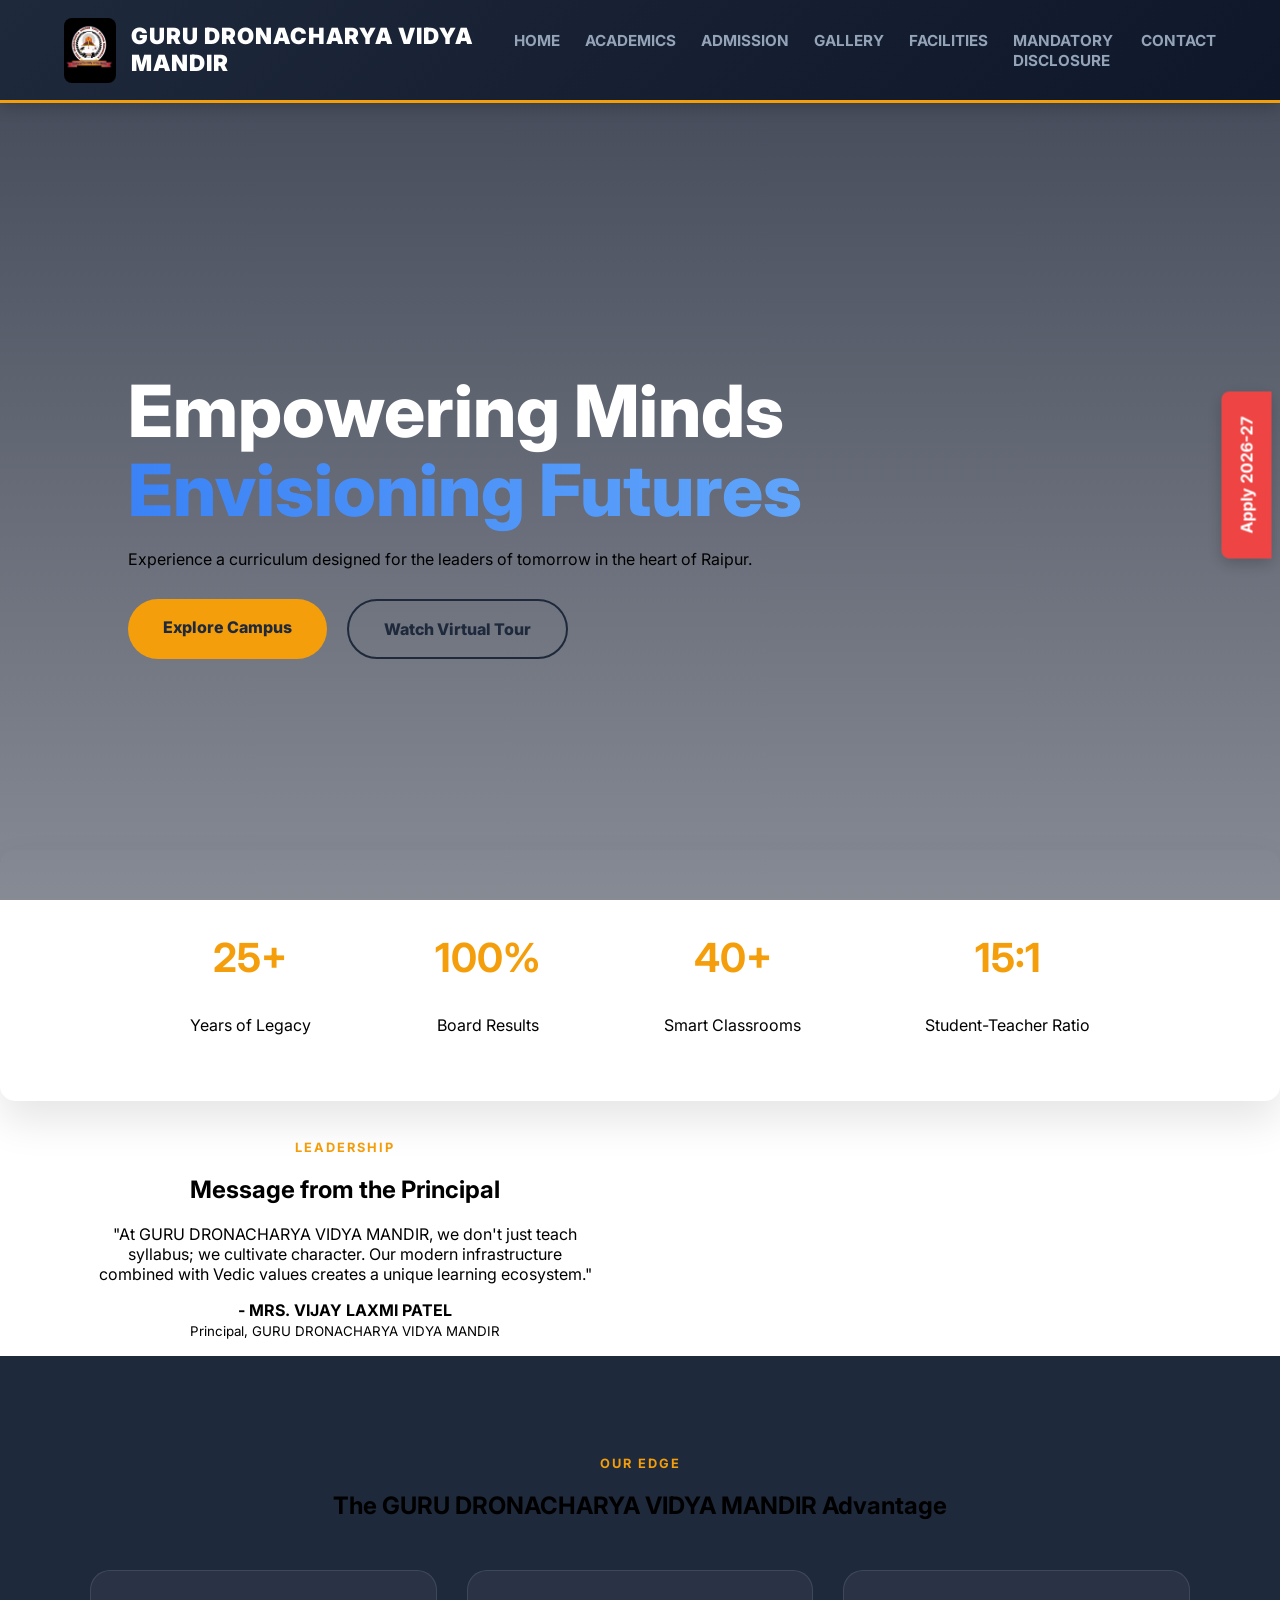
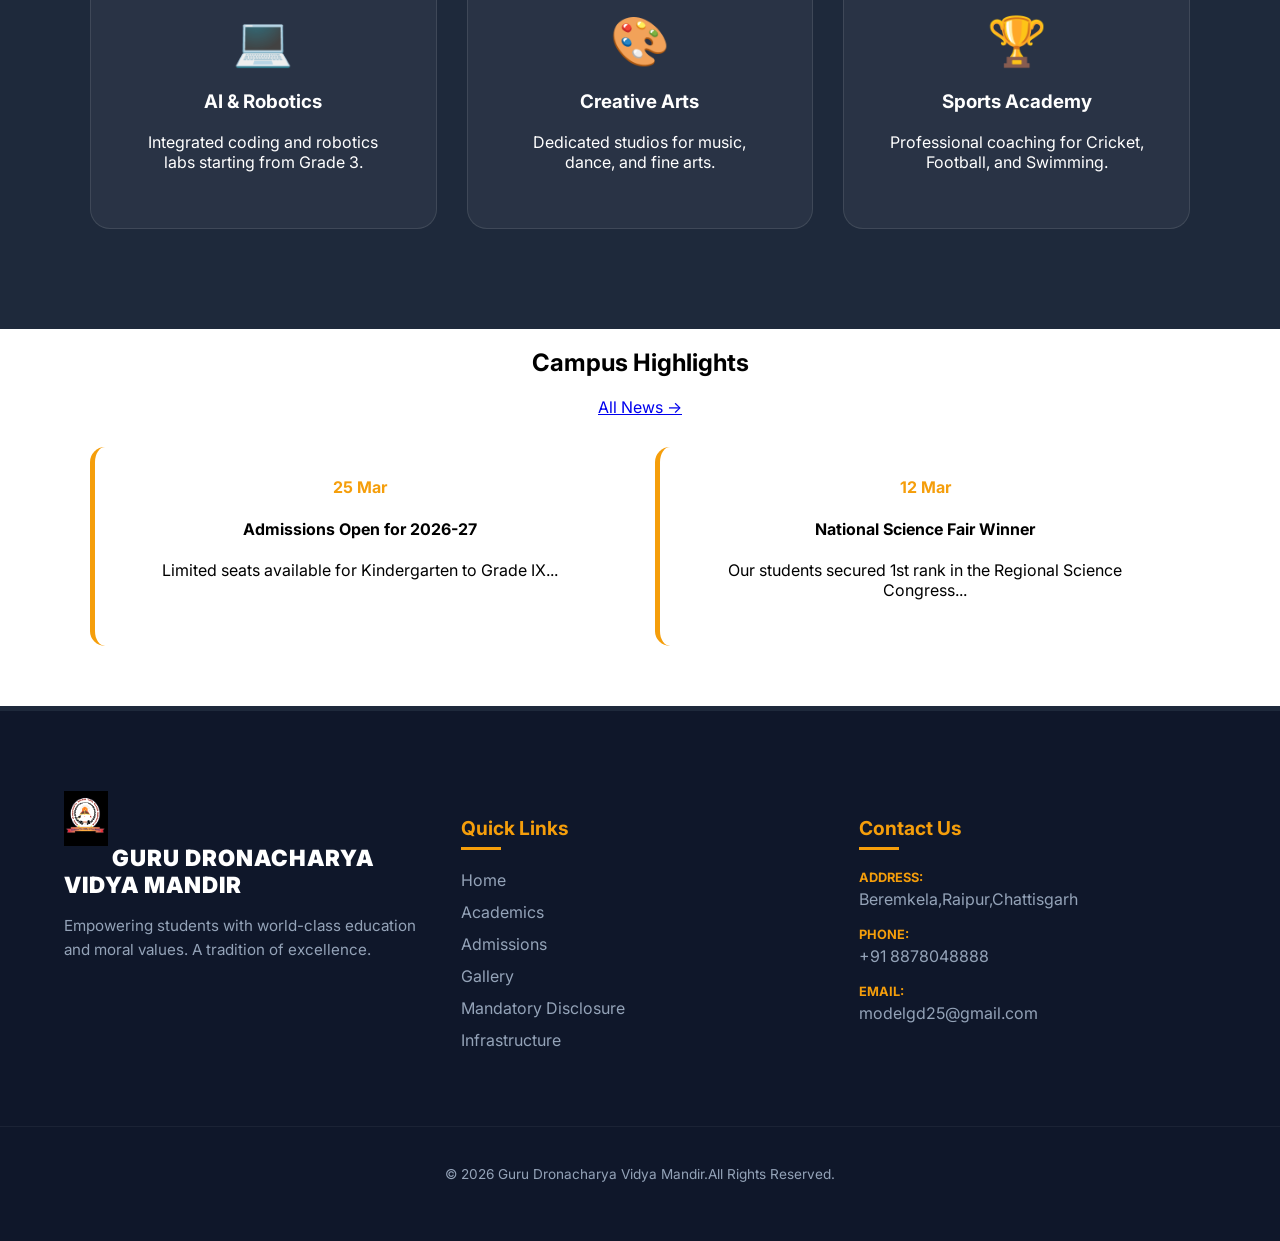
<file: index.html>
<!DOCTYPE html>
<html lang="en">
<head>
    <meta charset="UTF-8">
    <meta name="viewport" content="width=device-width, initial-scale=1.0">
    <title>GURU DRONACHARYA VIDYA MANDIR | Excellence in Education</title>
    <link rel="stylesheet" href="style.css">
    <link href="https://fonts.googleapis.com/css2?family=Inter:wght@300;400;600;800&display=swap" rel="stylesheet">
</head>
<body>

    <div id="header-placeholder"></div>

    <a href="admission.html" class="floating-apply">Apply 2026-27</a>

    <main>
        <section class="hero-premium">
            <div class="hero-overlay">
                
                <h1>Empowering Minds <br><span class="text-gradient">Envisioning Futures</span></h1>
                <p>Experience a curriculum designed for the leaders of tomorrow in the heart of Raipur.</p>
                <div class="hero-btns">
                    <a href="#about" class="btn-primary">Explore Campus</a>
                    <a href="gallery.html" class="btn-outline">Watch Virtual Tour</a>
                </div>
            </div>
        </section>

        <section class="stats-bar">
            <div class="stat-item"><h2>25+</h2><p>Years of Legacy</p></div>
            <div class="stat-item"><h2>100%</h2><p>Board Results</p></div>
            <div class="stat-item"><h2>40+</h2><p>Smart Classrooms</p></div>
            <div class="stat-item"><h2>15:1</h2><p>Student-Teacher Ratio</p></div>
        </section>
        <br>
        <section class="principal-section container" id="about" style="text-align: center;">
            <!-- <div class="p-image-box">
                <img src="https://images.unsplash.com/photo-1573496359142-b8d87734a5a2?q=80&w=600" alt="Principal">
                <div class="p-experience-card">20+ Years Excellence</div>
            </div> -->
            <div class="p-content" >
               <h3> <span class="eyebrow">Leadership</span></h3>
                <h2>Message from the Principal</h2>
                <p>"At GURU DRONACHARYA VIDYA MANDIR, we don't just teach syllabus; we cultivate character. Our modern infrastructure combined with Vedic values creates a unique learning ecosystem."</p>
                <p><strong>- MRS. VIJAY LAXMI PATEL</strong> <br><small>Principal, GURU DRONACHARYA VIDYA MANDIR</small></p>
            </div>
        </section>

        <section class="why-us bg-dark">
            <div class="container">
                <div class="section-title">
                    <span class="eyebrow">Our Edge</span>
                    <h2 class="text-white">The GURU DRONACHARYA VIDYA MANDIR Advantage</h2>
                </div>
                <div class="feature-grid-premium">
                    <div class="f-card">
                        <div class="icon">💻</div>
                        <h3>AI & Robotics</h3>
                        <p>Integrated coding and robotics labs starting from Grade 3.</p>
                    </div>
                    <div class="f-card">
                        <div class="icon">🎨</div>
                        <h3>Creative Arts</h3>
                        <p>Dedicated studios for music, dance, and fine arts.</p>
                    </div>
                    <div class="f-card">
                        <div class="icon">🏆</div>
                        <h3>Sports Academy</h3>
                        <p>Professional coaching for Cricket, Football, and Swimming.</p>
                    </div>
                </div>
            </div>
        </section>

        <section class="container news-section">
            <div class="news-header">
                <h2>Campus Highlights</h2>
                <a href="#" class="view-all">All News →</a>
            </div>
            <div class="news-grid">
                <div class="news-card">
                    <div class="date">25 Mar</div>
                    <h4>Admissions Open for 2026-27</h4>
                    <p>Limited seats available for Kindergarten to Grade IX...</p>
                </div>
                <div class="news-card">
                    <div class="date">12 Mar</div>
                    <h4>National Science Fair Winner</h4>
                    <p>Our students secured 1st rank in the Regional Science Congress...</p>
                </div>
            </div>
        </section>
    </main>

    <div id="footer-placeholder"></div>

    <script src="script.js"></script>
</body>
</html>
</file>
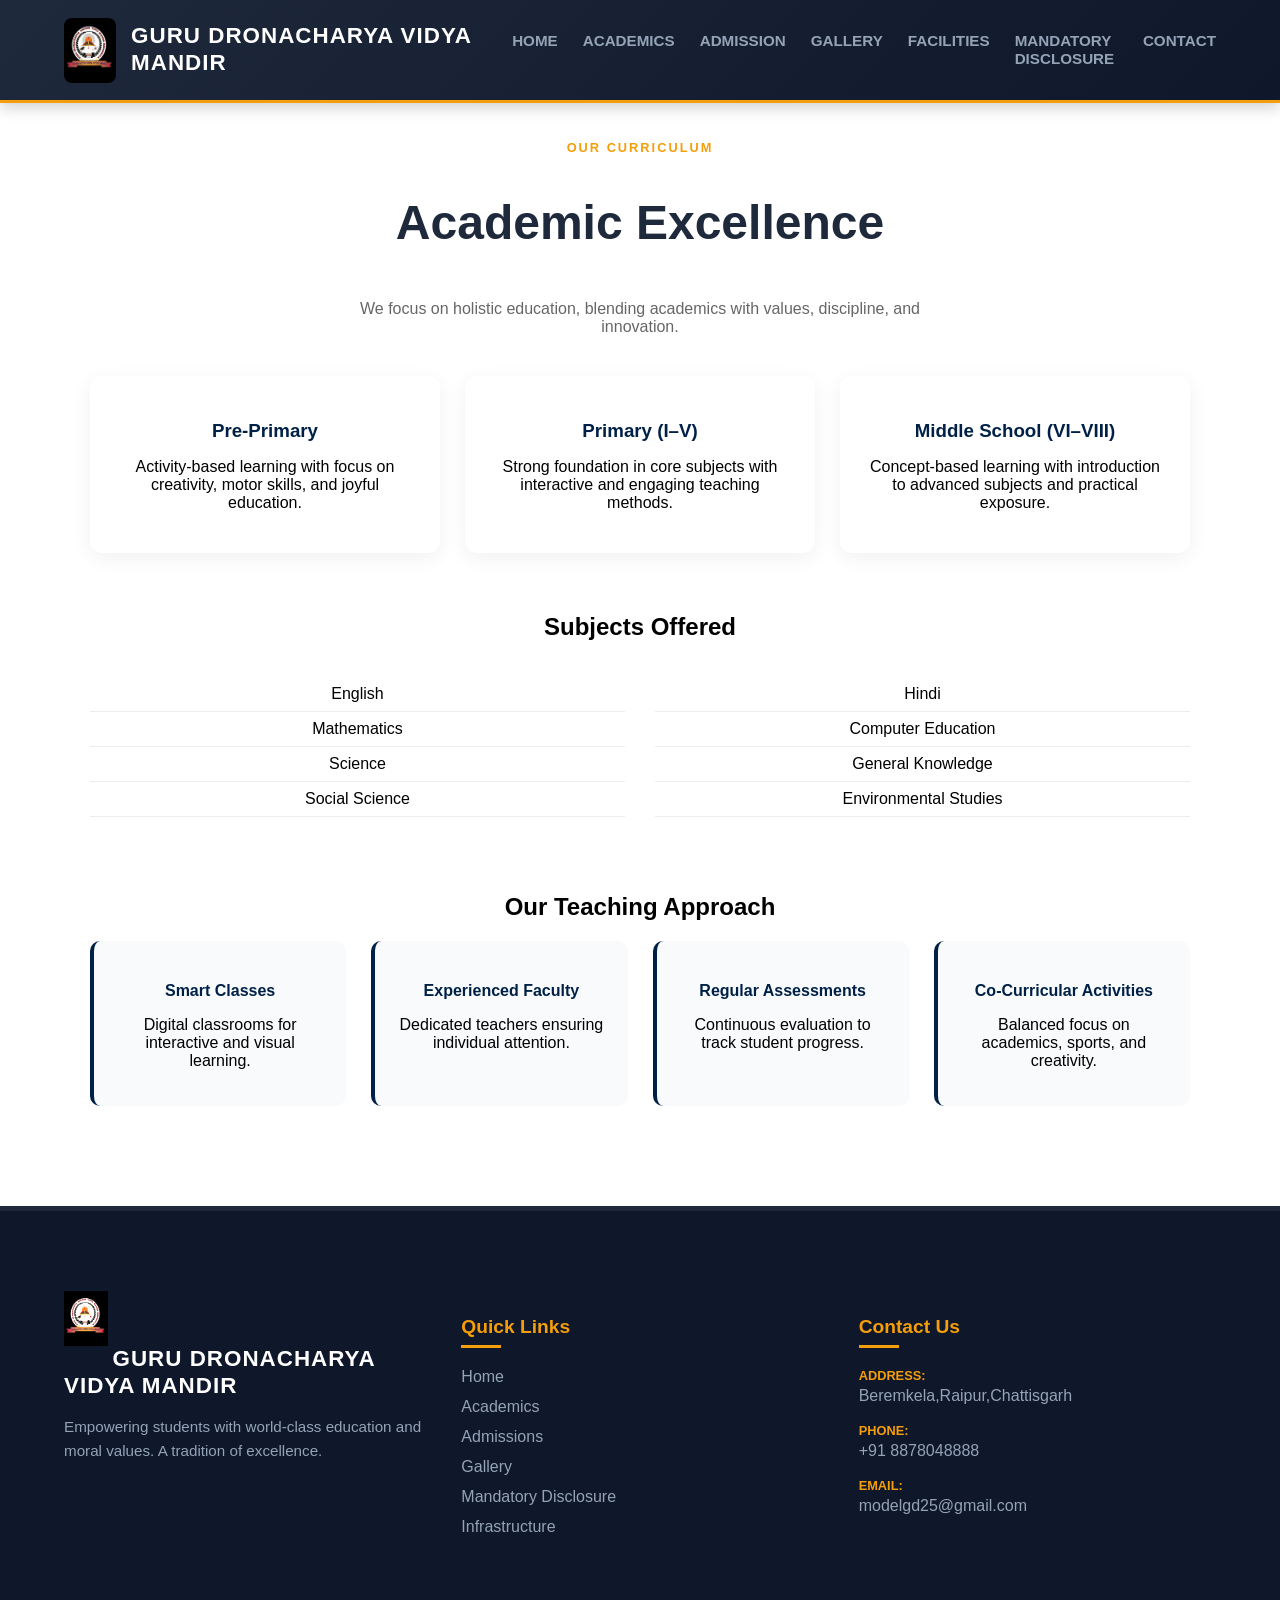
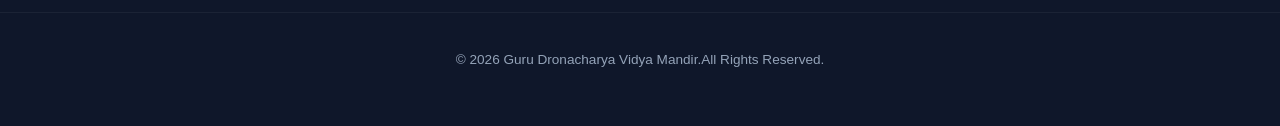
<file: academics.html>
<!DOCTYPE html>
<html lang="en">
<head>
    <meta charset="UTF-8">
    <title>Academics | GURU DRONACHARYA VIDYA MANDIR</title>
    <link rel="stylesheet" href="style.css">
</head>

<body>

    <!-- Header -->
    <div id="header-placeholder"></div>

    <main class="academics-page">

        <!-- Page Header -->
        <section class="container page-header">
            <span class="eyebrow">Our Curriculum</span>
            <h1>Academic Excellence</h1>
            <p class="subtext">
                We focus on holistic education, blending academics with values, discipline, and innovation.
            </p>
        </section>

        <!-- Academic Levels -->
        <section class="container">
            <div class="academics-grid">

                <div class="academic-card">
                    <h3>Pre-Primary</h3>
                    <p>Activity-based learning with focus on creativity, motor skills, and joyful education.</p>
                </div>

                <div class="academic-card">
                    <h3>Primary (I–V)</h3>
                    <p>Strong foundation in core subjects with interactive and engaging teaching methods.</p>
                </div>

                <div class="academic-card">
                    <h3>Middle School (VI–VIII)</h3>
                    <p>Concept-based learning with introduction to advanced subjects and practical exposure.</p>
                </div>

                <!-- <div class="academic-card">
                    <h3>Secondary (IX–X)</h3>
                    <p>Focused academic preparation with regular assessments and board exam readiness.</p>
                </div> -->

            </div>
        </section>

        <!-- Subjects Section -->
        <section class="container subjects-section">
            <h2>Subjects Offered</h2>

            <div class="subjects-grid">
                <ul>
                    <li>English</li>
                    <li>Mathematics</li>
                    <li>Science</li>
                    <li>Social Science</li>
                </ul>

                <ul>
                    <li>Hindi</li>
                    <li>Computer Education</li>
                    <li>General Knowledge</li>
                    <li>Environmental Studies</li>
                </ul>
            </div>
        </section>

        <!-- Teaching Approach -->
        <section class="container teaching-section">
            <h2>Our Teaching Approach</h2>

            <div class="teaching-grid">
                <div class="teach-card">
                    <h4>Smart Classes</h4>
                    <p>Digital classrooms for interactive and visual learning.</p>
                </div>

                <div class="teach-card">
                    <h4>Experienced Faculty</h4>
                    <p>Dedicated teachers ensuring individual attention.</p>
                </div>

                <div class="teach-card">
                    <h4>Regular Assessments</h4>
                    <p>Continuous evaluation to track student progress.</p>
                </div>

                <div class="teach-card">
                    <h4>Co-Curricular Activities</h4>
                    <p>Balanced focus on academics, sports, and creativity.</p>
                </div>
            </div>
        </section>

    </main>

    <!-- Footer -->
    <div id="footer-placeholder"></div>

    <script src="script.js"></script>
</body>
</html>
</file>
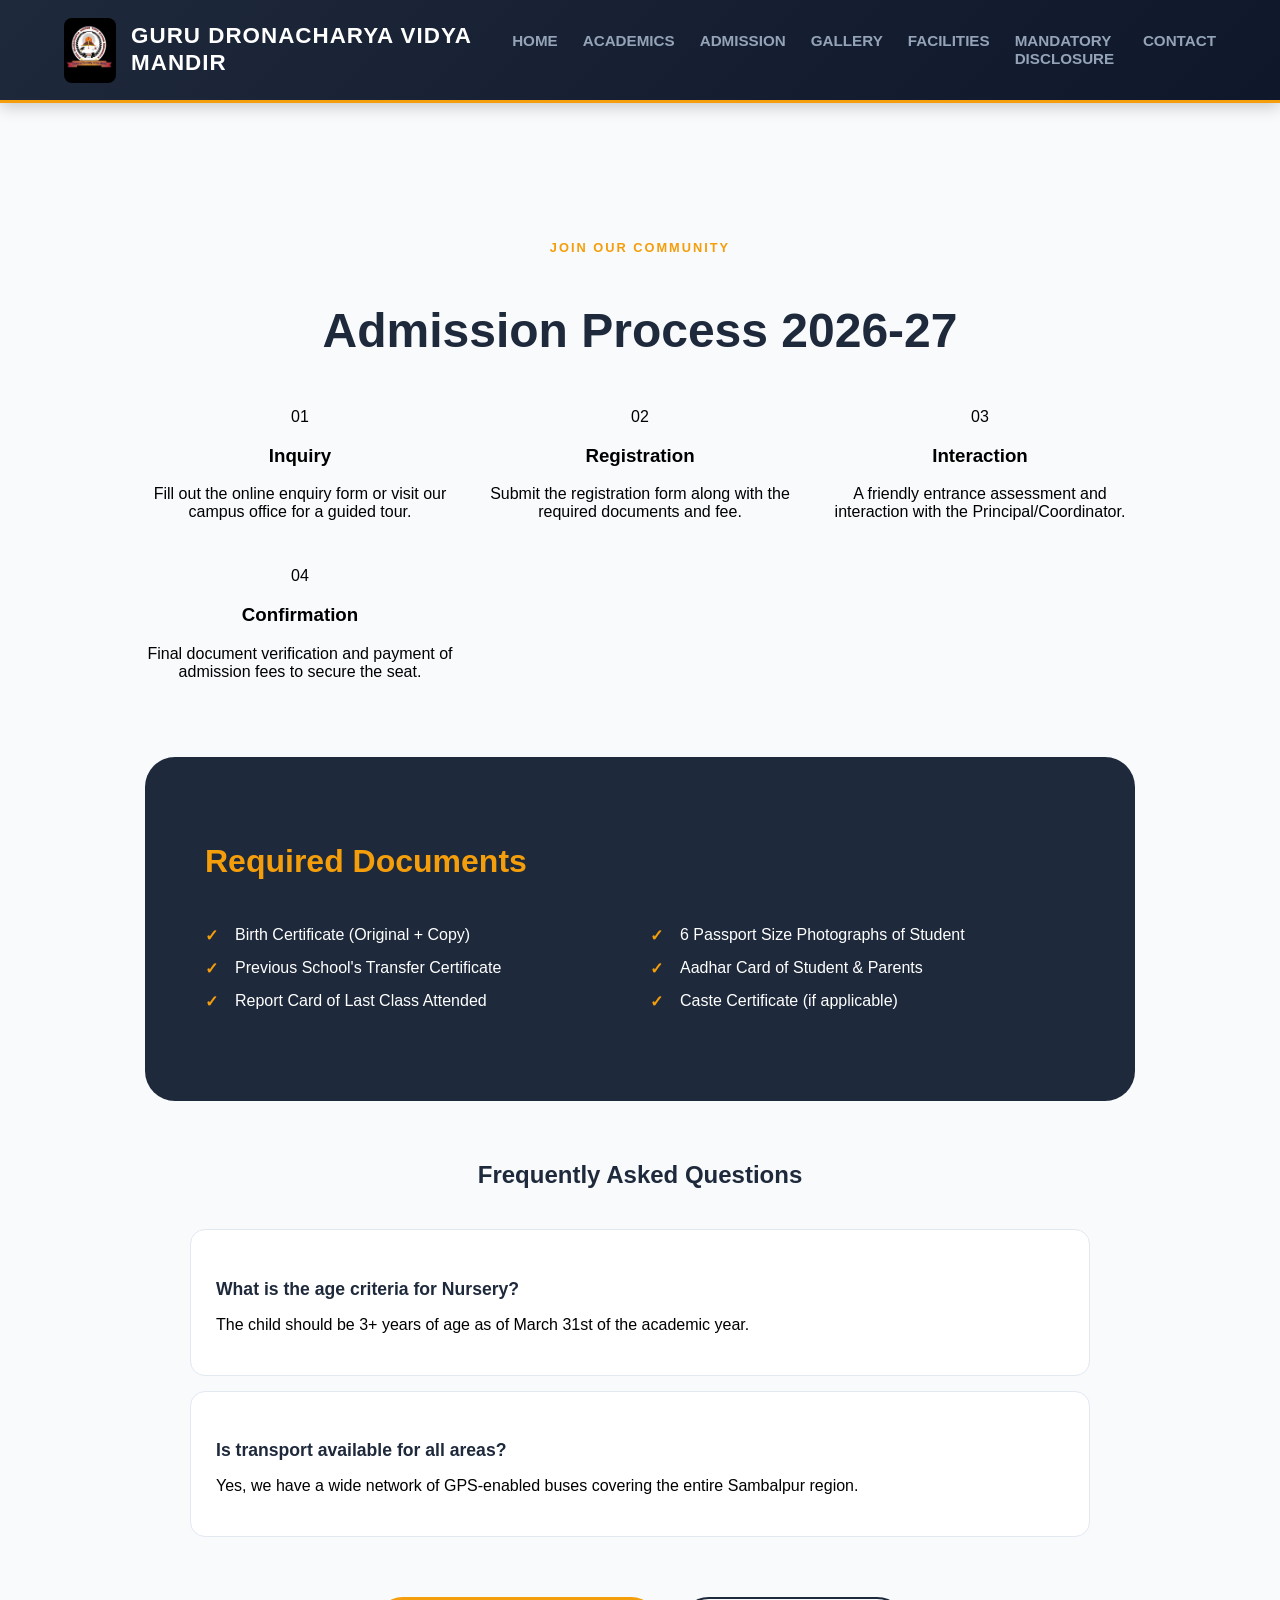
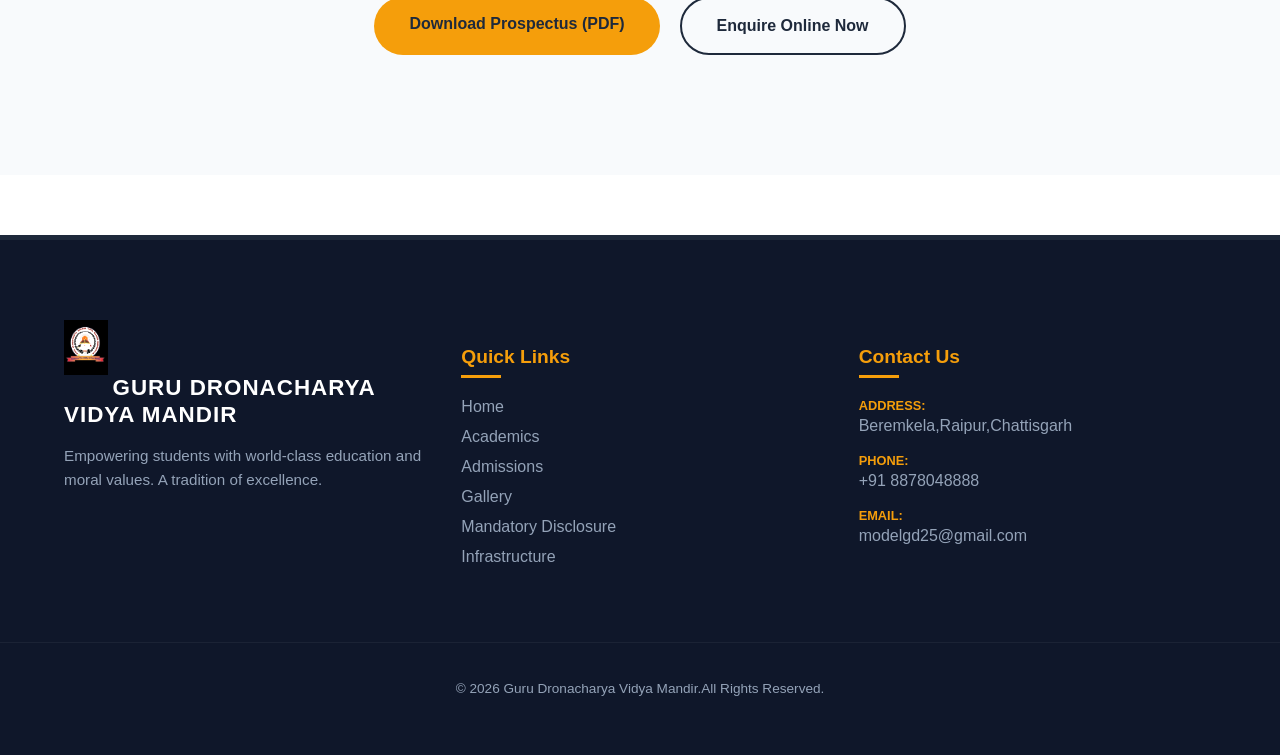
<file: admission.html>
<!DOCTYPE html>
<html lang="en">
<head>
    <meta charset="UTF-8">
    <title>Admissions | GURU DRONACHARYA VIDYA MANDIR</title>
    <link rel="stylesheet" href="style.css">
</head>
<body style="align-items: center">
        <div id="header-placeholder"></div>

<main class="admission-page"> <section class="container"> <span class="eyebrow">Join Our Community</span>    <section class="container page-header">
        <!-- <span class="eyebrow">Join Our Community</span> -->
        <h1>Admission Process 2026-27</h1>
        
        <div class="admission-grid">
            <div class="step-card">
                <span class="step-num">01</span>
                <h3>Inquiry</h3>
                <p>Fill out the online enquiry form or visit our campus office for a guided tour.</p>
            </div>
            <div class="step-card">
                <span class="step-num">02</span>
                <h3>Registration</h3>
                <p>Submit the registration form along with the required documents and fee.</p>
            </div>
            <div class="step-card">
                <span class="step-num">03</span>
                <h3>Interaction</h3>
                <p>A friendly entrance assessment and interaction with the Principal/Coordinator.</p>
            </div>
            <div class="step-card">
                <span class="step-num">04</span>
                <h3>Confirmation</h3>
                <p>Final document verification and payment of admission fees to secure the seat.</p>
            </div>
        </div>

        <div class="docs-section">
            <h2>Required Documents</h2>
            <div class="docs-grid">
                <ul>
                    <li>Birth Certificate (Original + Copy)</li>
                    <li>Previous School's Transfer Certificate</li>
                    <li>Report Card of Last Class Attended</li>
                </ul>
                <ul>
                    <li>6 Passport Size Photographs of Student</li>
                    <li>Aadhar Card of Student & Parents</li>
                    <li>Caste Certificate (if applicable)</li>
                </ul>
            </div>
        </div>

        <div class="faq-section">
            <h2>Frequently Asked Questions</h2>
            <div class="faq-item">
                <h4>What is the age criteria for Nursery?</h4>
                <p>The child should be 3+ years of age as of March 31st of the academic year.</p>
            </div>
            <div class="faq-item">
                <h4>Is transport available for all areas?</h4>
                <p>Yes, we have a wide network of GPS-enabled buses covering the entire Sambalpur region.</p>
            </div>
        </div>

        <div class="download-box">
            <a href="#" class="btn-primary">Download Prospectus (PDF)</a>
            <a href="contact.html" class="btn-outline">Enquire Online Now</a>
        </div>
    </section>
</main>
    <div id="footer-placeholder"></div>
    <script src="script.js"></script>
</body>
</html>
</file>
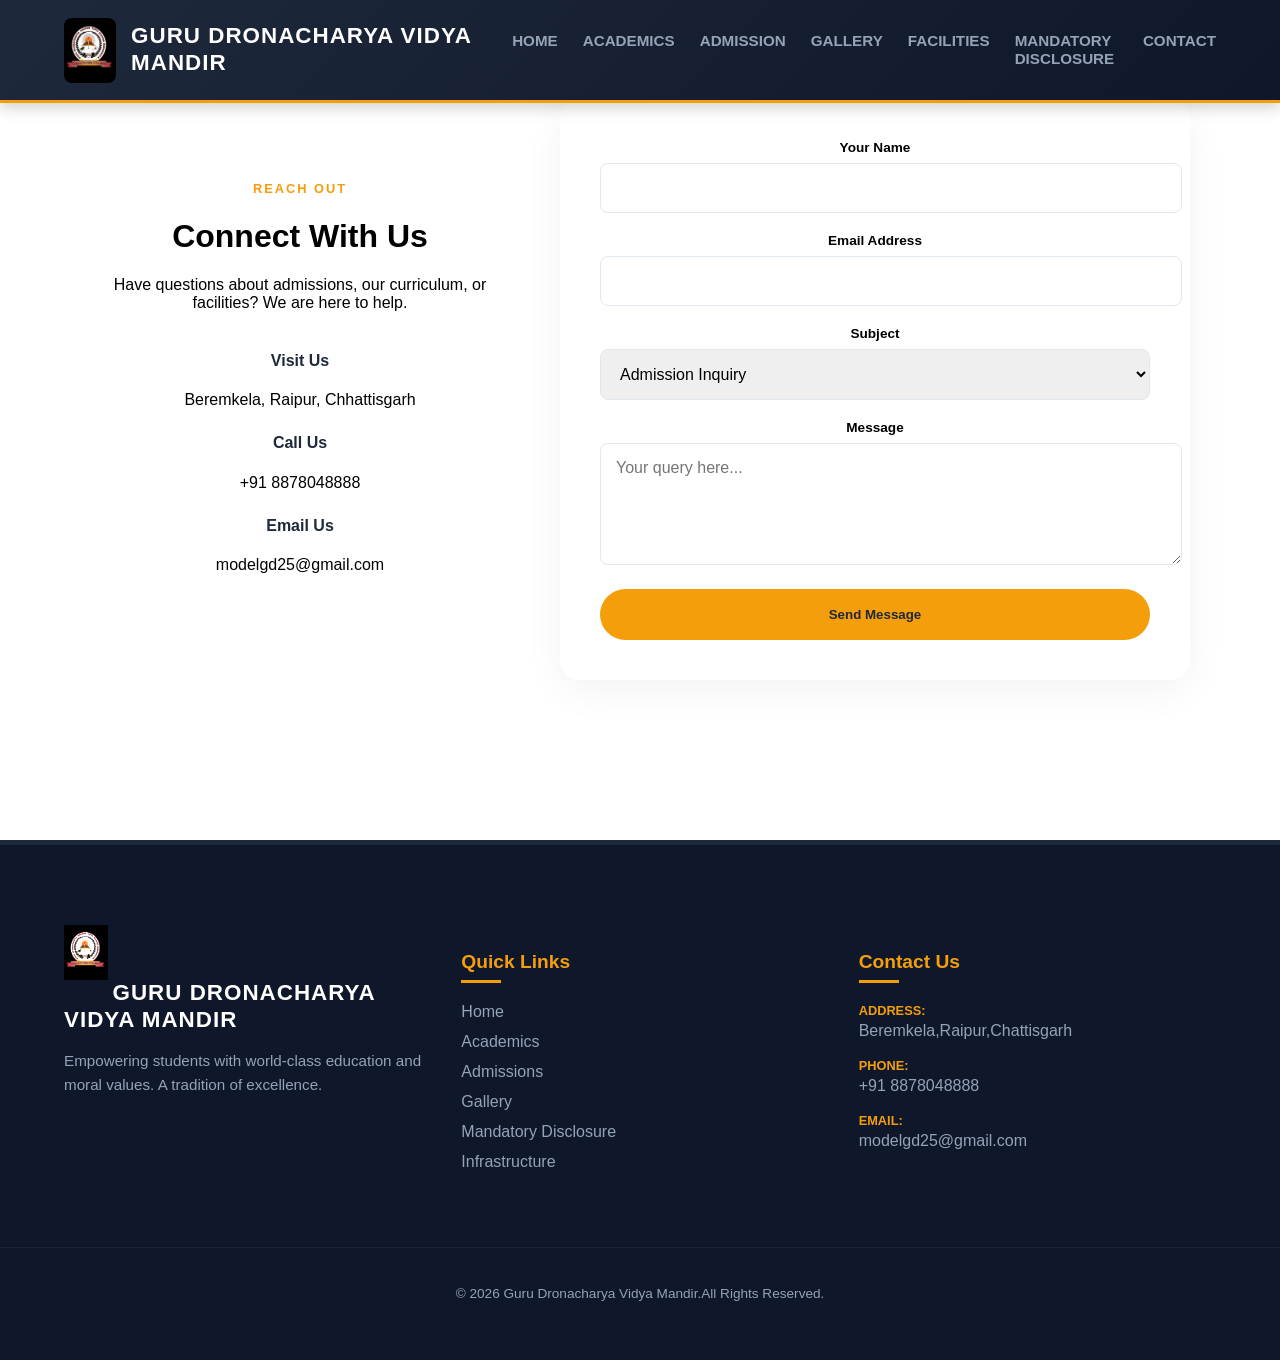
<file: contact.html>
<!DOCTYPE html>
<html lang="en">
<head>
    <meta charset="UTF-8">
    <meta name="viewport" content="width=device-width, initial-scale=1.0">
    <title>Contact Us | GURU DRONACHARYA VIDYA MANDIR</title>
    <link rel="stylesheet" href="style.css">
</head>
<body>
    <div id="header-placeholder"></div>

    <main class="contact-page container">
        <div class="contact-grid">
            
            <div class="contact-info-panel">
                <span class="eyebrow">Reach Out</span>
                <h1>Connect With Us</h1>
                <p class="description">Have questions about admissions, our curriculum, or facilities? We are here to help.</p>
                
                <div class="info-block">
                    <h4>Visit Us</h4>
                    <p>Beremkela, Raipur, Chhattisgarh</p>
                </div>
                <div class="info-block">
                    <h4>Call Us</h4>
                    <p>+91 8878048888</p>
                </div>
                <div class="info-block">
                    <h4>Email Us</h4>
                    <p>modelgd25@gmail.com</p>
                </div>
            </div>

            <div class="contact-form-panel">
                <form>
                    <div class="input-group">
                        <label>Your Name</label>
                        <input type="text"  required>
                    </div>
                    <div class="input-group">
                        <label>Email Address</label>
                        <input type="email"  required>
                    </div>
                    <div class="input-group">
                        <label>Subject</label>
                        <select>
                            <option>Admission Inquiry</option>
                            <option>General Question</option>
                            <option>Appointment Request</option>
                        </select>
                    </div>
                    <div class="input-group">
                        <label>Message</label>
                        <textarea rows="5" placeholder="Your query here..."></textarea>
                    </div>
                    <button type="submit" class="btn-primary form-submit">Send Message</button>
                </form>
            </div>
        </div>
    </main>

    <div id="footer-placeholder"></div>
    <script src="script.js"></script>
</body>
</html>
</file>
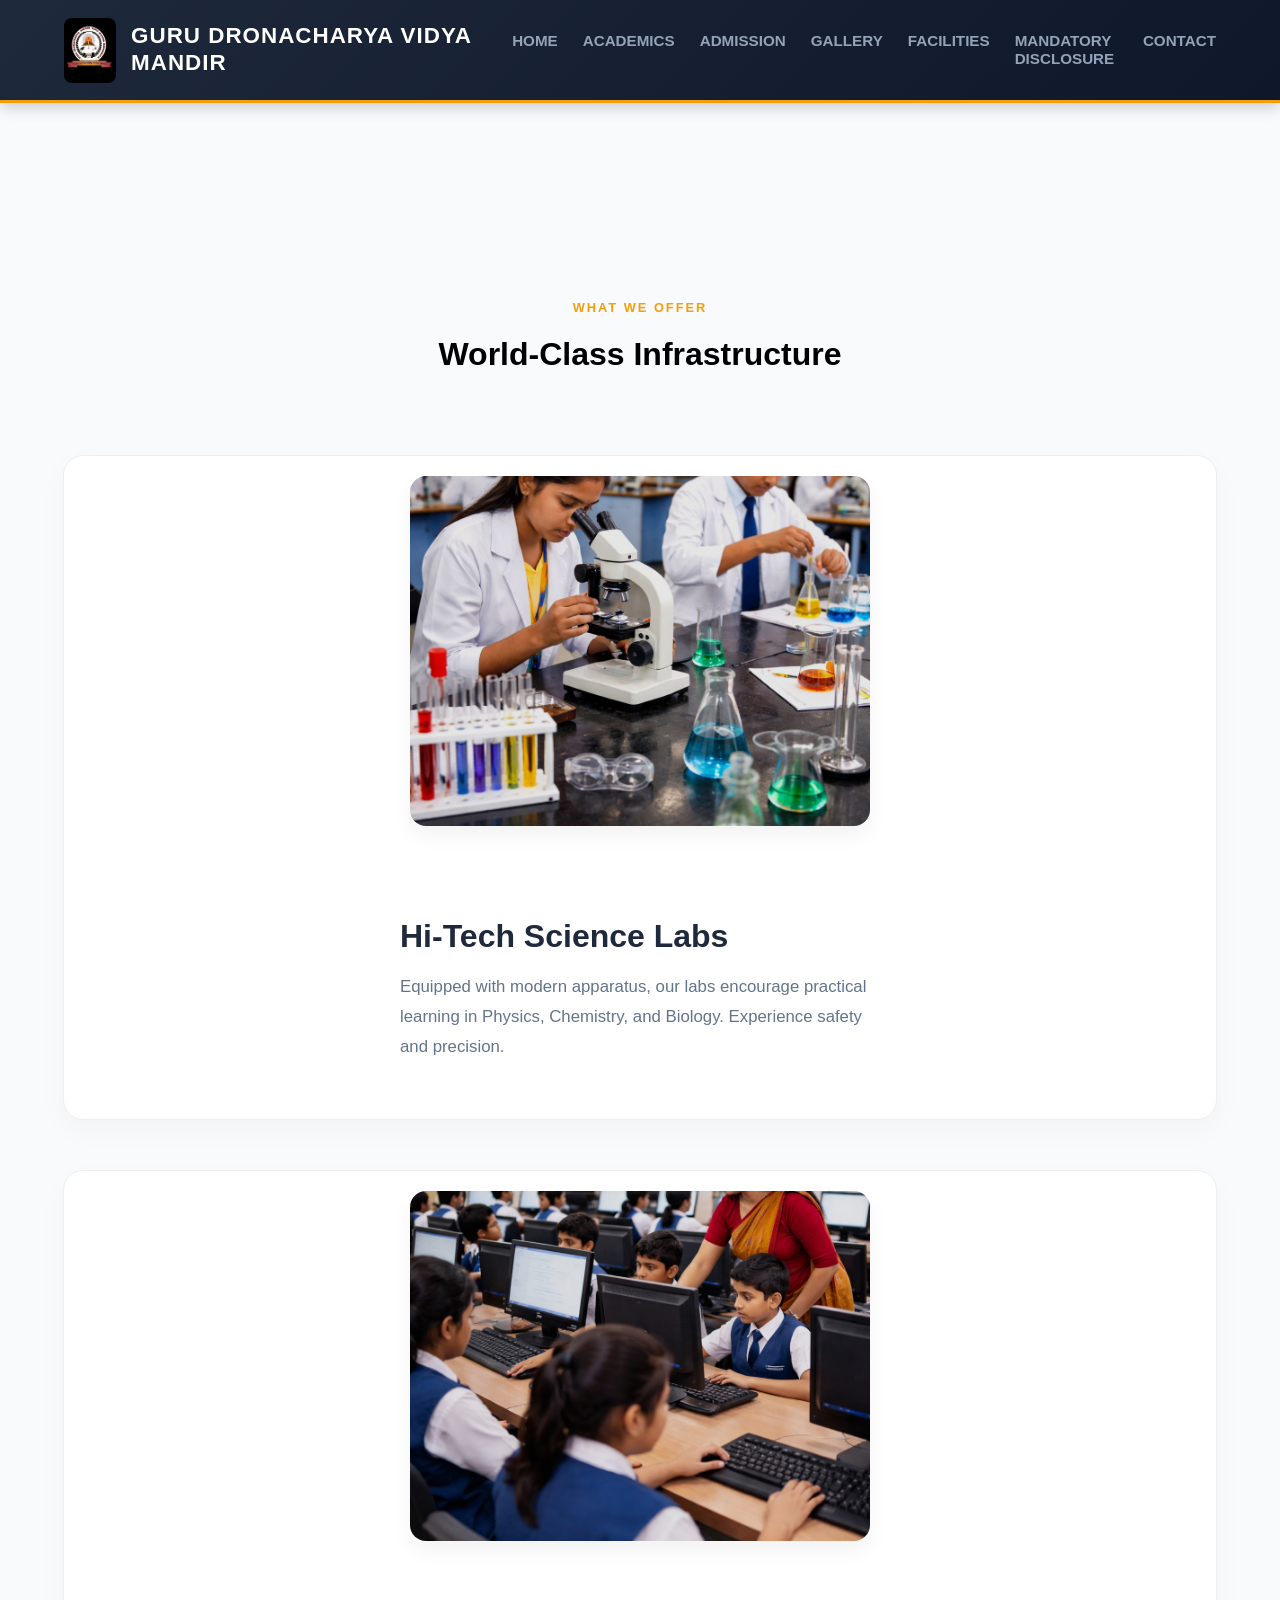
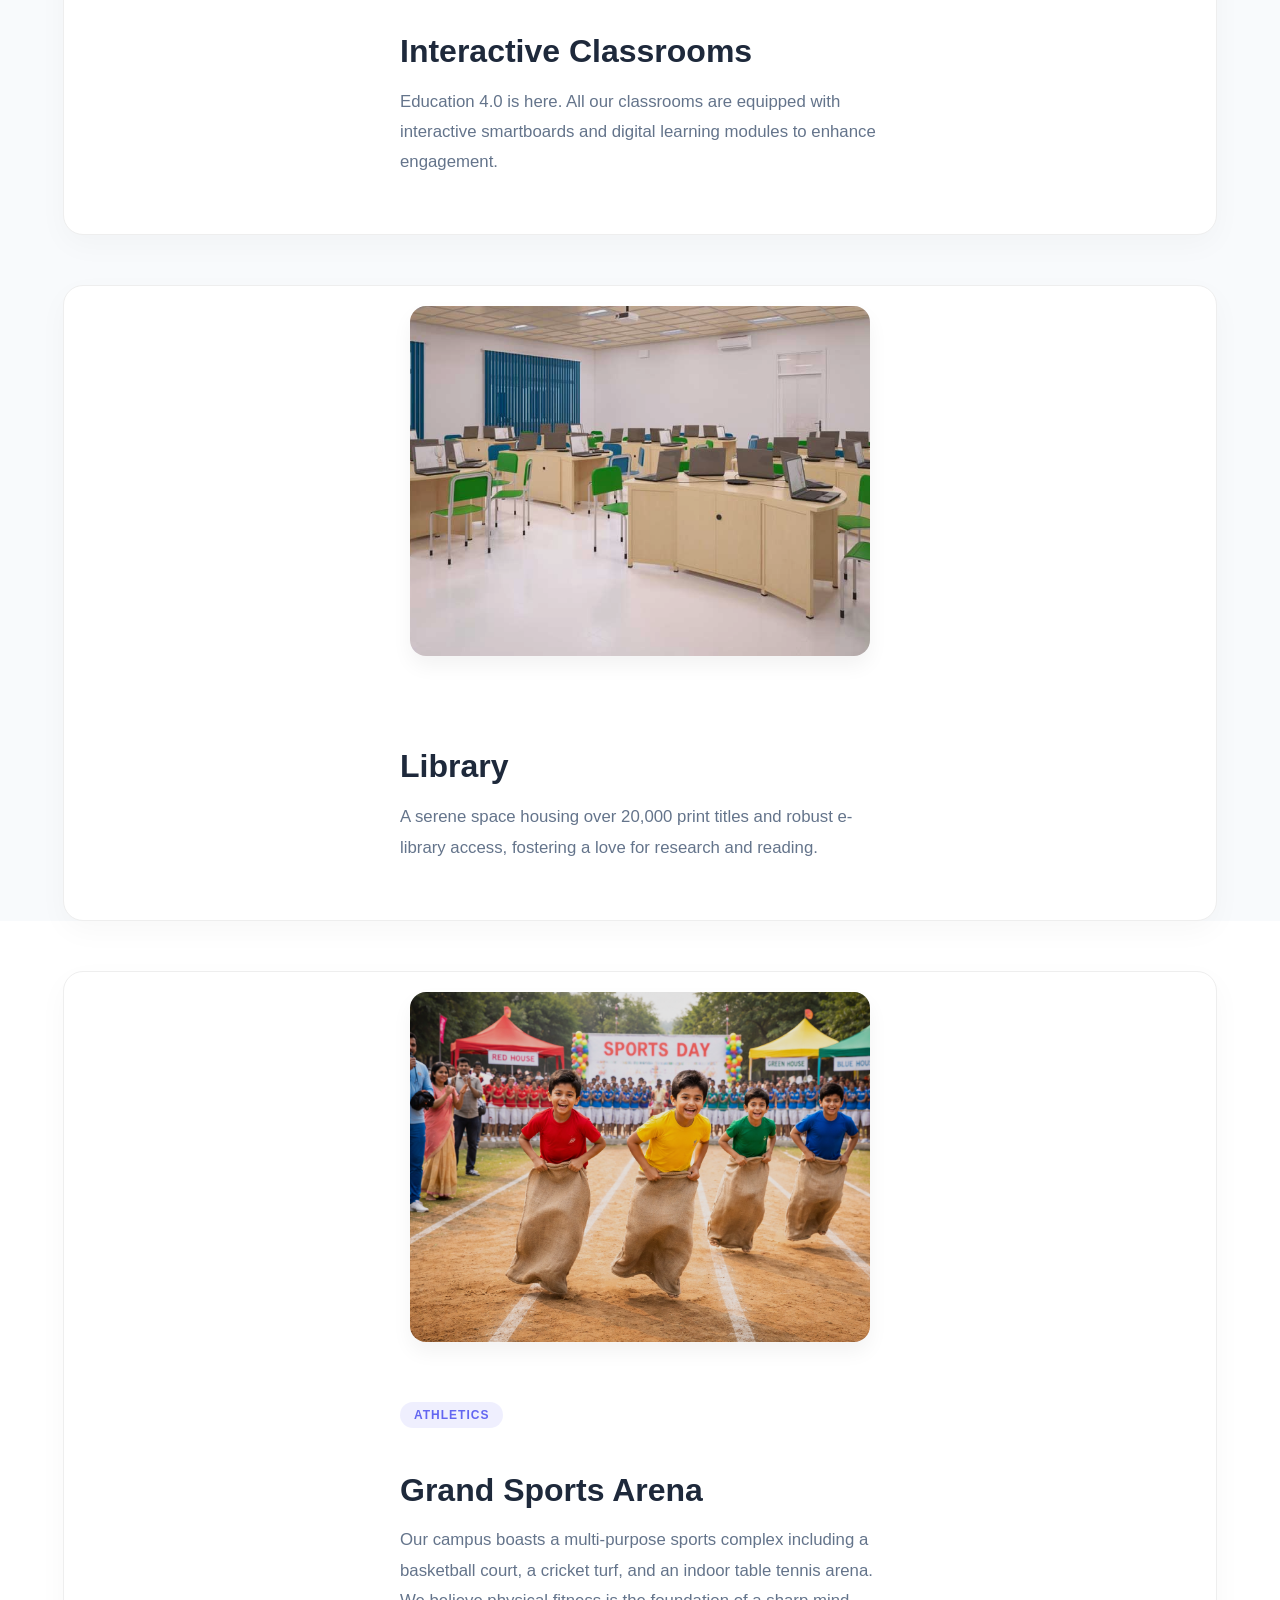
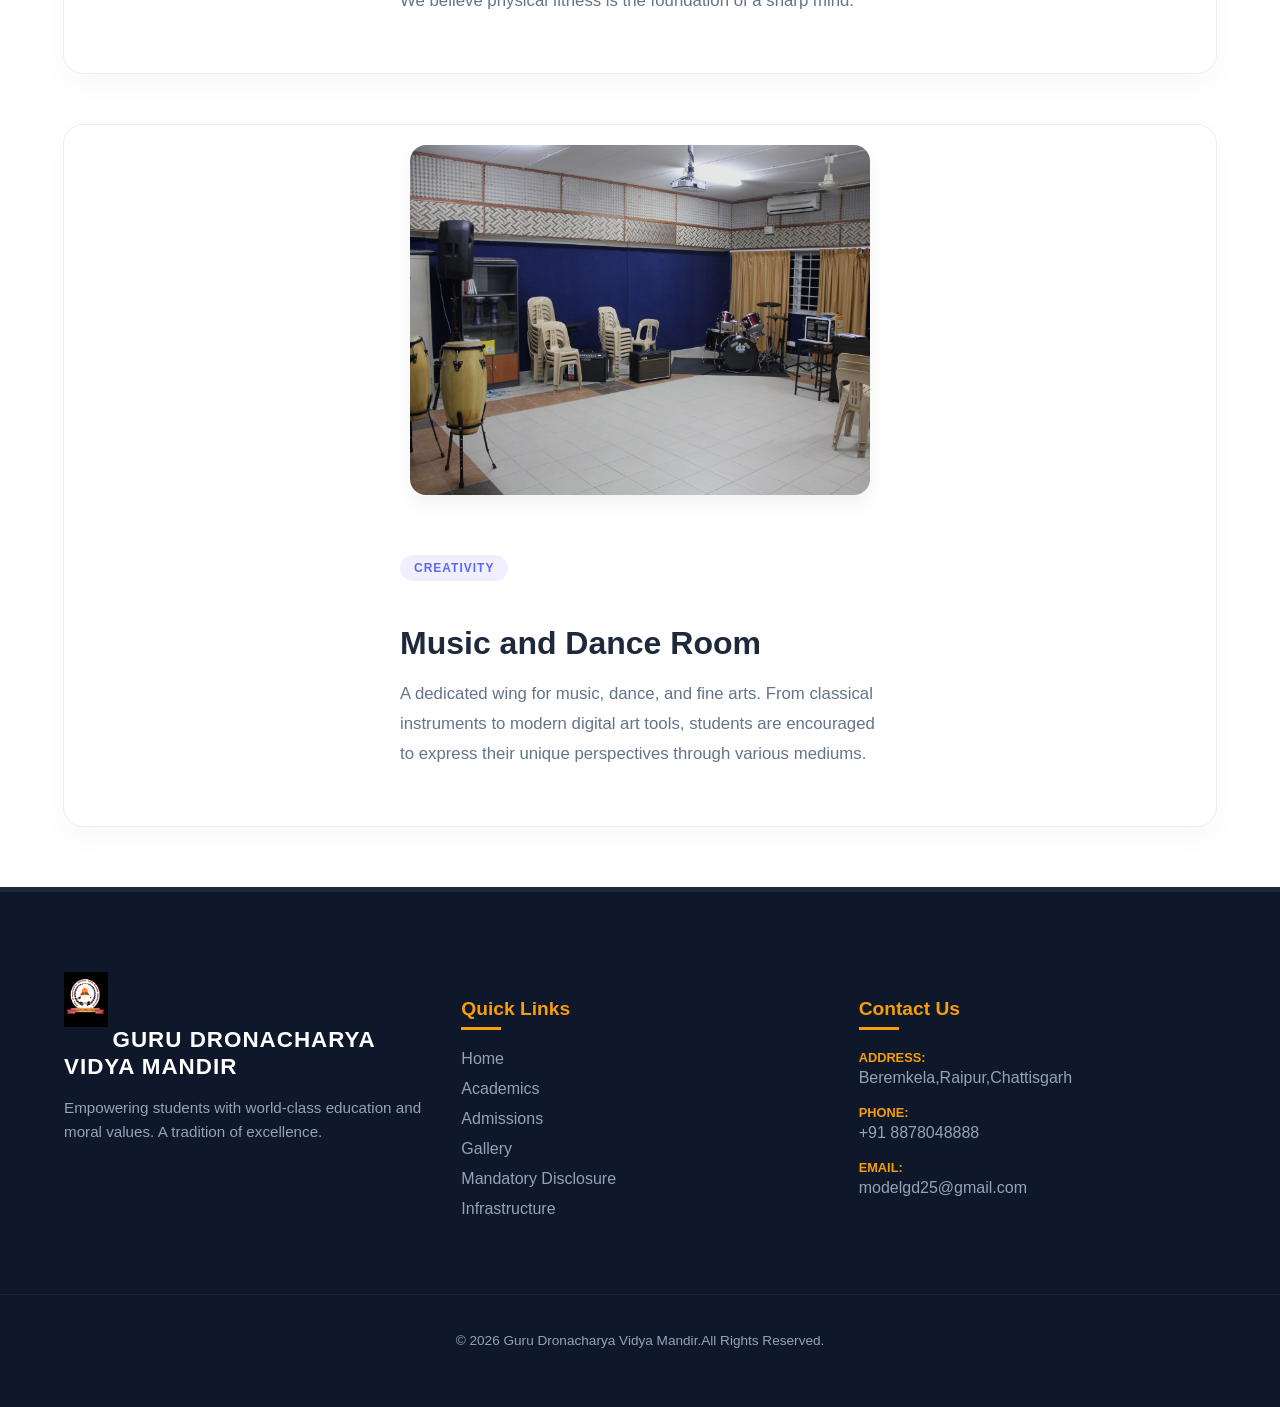
<file: facilities.html>
<!DOCTYPE html>
<html lang="en">
<head>
    <meta charset="UTF-8">
    <meta name="viewport" content="width=device-width, initial-scale=1.0">
    <title>Facilities | GURU DRONACHARYA VIDYA MANDIR</title>
    <link rel="stylesheet" href="style.css">
</head>
<body>
    <div id="header-placeholder"></div>

    
        <main class="facilities-page">
    <header class="page-title-section">
        <div class="container">
            <span class="eyebrow">What We Offer</span>
            <h1>World-Class Infrastructure</h1>
        </div>
    </header>

    <section class="facility-row">
        <div class="facility-image" style="background-image: url('./image/Science\ students\ in\ the\ lab.png');"></div>
        <div class="facility-content">
            <div class="content-buffer">
                <h3>Hi-Tech Science Labs</h3>
                <p>Equipped with modern apparatus, our labs encourage practical learning in Physics, Chemistry, and Biology. Experience safety and precision.</p>
            </div>
        </div>
    </section>

    <section class="facility-row reverse">
        <div class="facility-image" style="background-image: url('./image/Classroom\ tech\ learning\ in\ action.png');"></div>
        <div class="facility-content">
            <div class="content-buffer">
                <h3>Interactive Classrooms</h3>
                <p>Education 4.0 is here. All our classrooms are equipped with interactive smartboards and digital learning modules to enhance engagement.</p>
            </div>
        </div>
    </section>

    <section class="facility-row">
        <div class="facility-image" style="background-image: url('./image/computer\ lab.jpg');"></div>
        <div class="facility-content">
            <div class="content-buffer">
                <h3> Library</h3>
                <p>A serene space housing over 20,000 print titles and robust e-library access, fostering a love for research and reading.</p>
            </div>
        </div>
    </section>
</main>

        <section class="facility-row reverse">
    <div class="facility-image" style="background-image: url('./image/Boys\ race\ in\ sack\ race\ on\ Sports\ Day.png');"></div>
    <div class="facility-content">
        <div class="content-buffer">
            <span class="facility-badge">Athletics</span>
            <h3>Grand Sports Arena</h3>
            <p>Our campus boasts a multi-purpose sports complex including a basketball court, a cricket turf, and an indoor table tennis arena. We believe physical fitness is the foundation of a sharp mind.</p>
        </div>
    </div>
</section>

<section class="facility-row">
    <div class="facility-image" style="background-image: url('./image/music\ room.jpg');"></div>
    <div class="facility-content">
        <div class="content-buffer">
            <span class="facility-badge">Creativity</span>
            <h3>Music and Dance Room</h3>
            <p>A dedicated wing for music, dance, and fine arts. From classical instruments to modern digital art tools, students are encouraged to express their unique perspectives through various mediums.</p>
        </div>
    </div>
</section>


    </main>

    <div id="footer-placeholder"></div>
    <script src="script.js"></script>
</body>
</html>
</file>
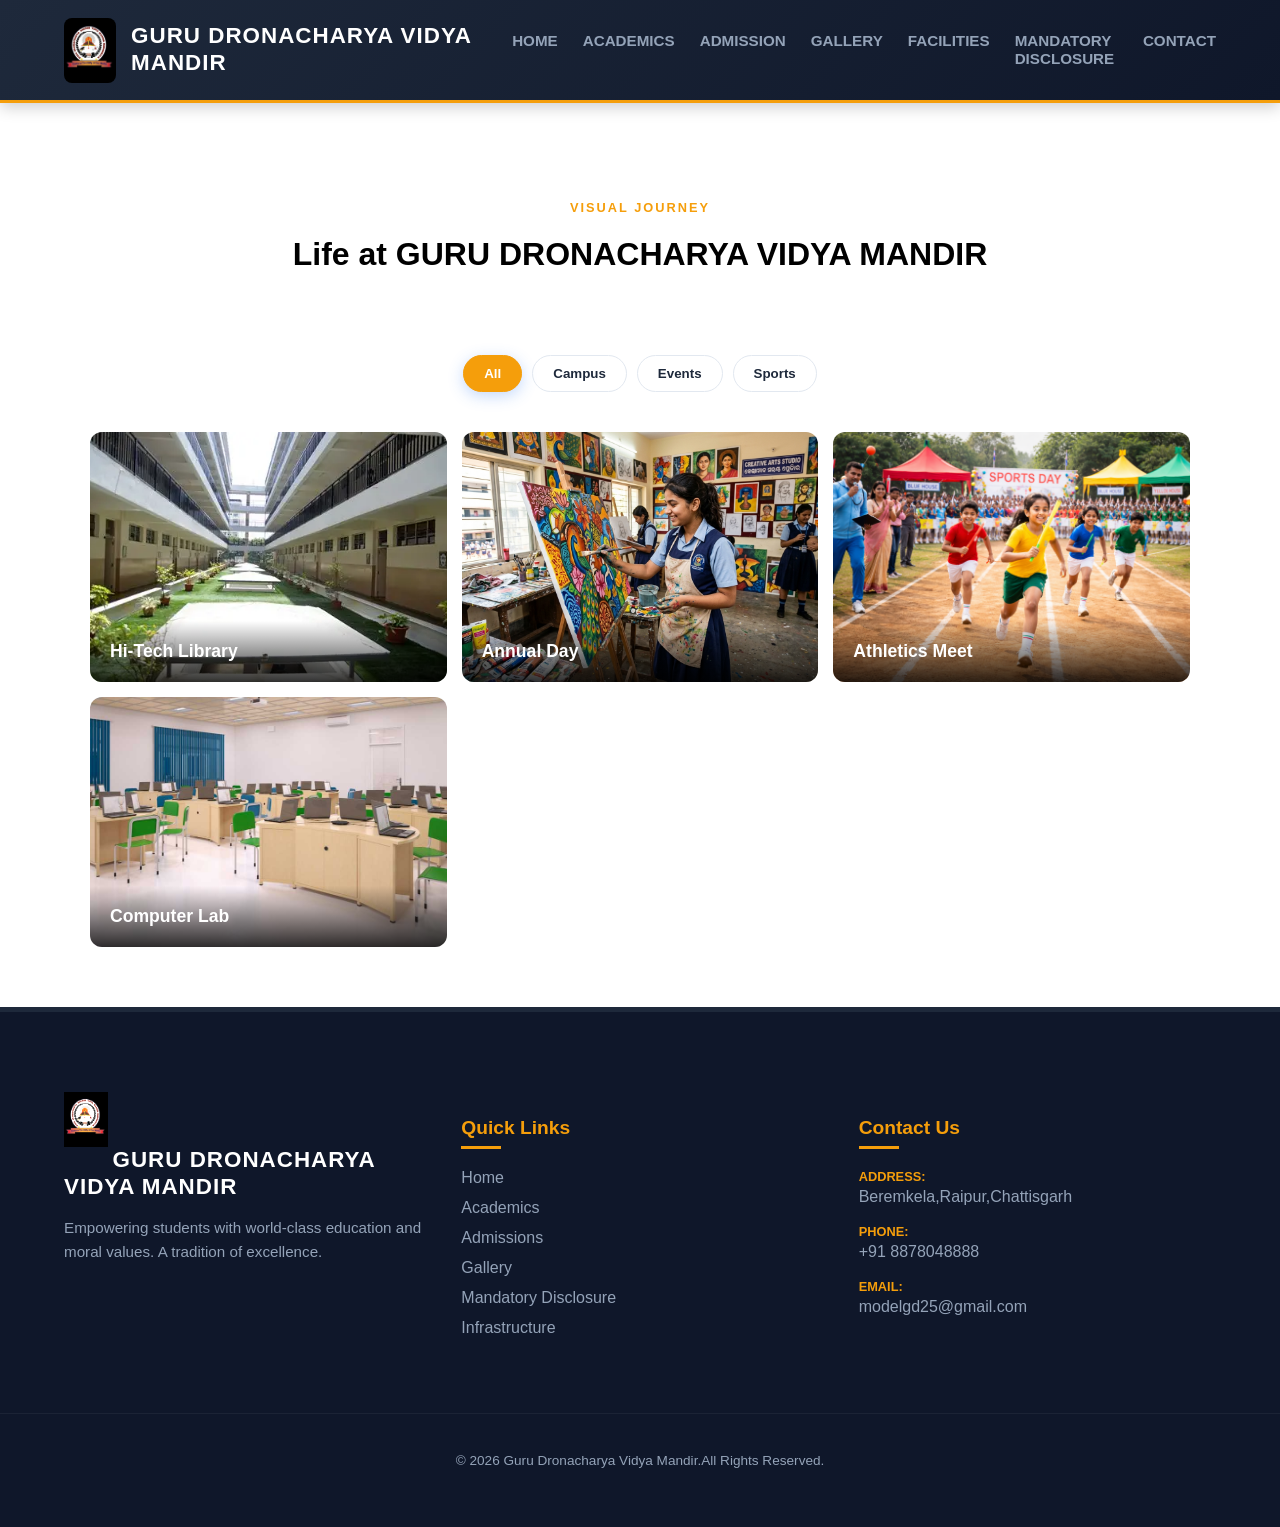
<file: gallery.html>
<!DOCTYPE html>
<html lang="en">
<head>
    <meta charset="UTF-8">
    <meta name="viewport" content="width=device-width, initial-scale=1.0">
    <title>Campus Gallery | GURU DRONACHARYA VIDYA MANDIR</title>
    <link rel="stylesheet" href="style.css">
</head>
<body>
    <div id="header-placeholder"></div>

    <main class="container">
        <header class="page-title-section">
            <span class="eyebrow">Visual Journey</span>
            <h1>Life at GURU DRONACHARYA VIDYA MANDIR</h1>
        </header>

        <div class="gallery-filters">
            <button class="filter-btn active" data-filter="all">All</button>
            <button class="filter-btn" data-filter="campus">Campus</button>
            <button class="filter-btn" data-filter="events">Events</button>
            <button class="filter-btn" data-filter="sports">Sports</button>
        </div>

        <div class="gallery-grid">
            <div class="gallery-item campus">
                <img src="./image/campus.webp" alt="Library">
                <div class="overlay"><span>Hi-Tech Library</span></div>
            </div>
            <div class="gallery-item events">
                <img src="./image/Gemini_Generated_Image_ircz89ircz89ircz.png" alt="Graduation">
                <div class="overlay"><span>Annual Day</span></div>
            </div>
            <div class="gallery-item sports">
                <img src="./image/School sports day relay race.png" alt="Track">
                <div class="overlay"><span>Athletics Meet</span></div>
            </div>
            <div class="gallery-item campus">
                <img src="./image/computer lab.jpg" alt="Lab">
                <div class="overlay"><span>Computer Lab</span></div>
            </div>
             </div>
    </main>

    <div id="footer-placeholder"></div>
    <script src="script.js"></script>
</body>
</html>
</file>
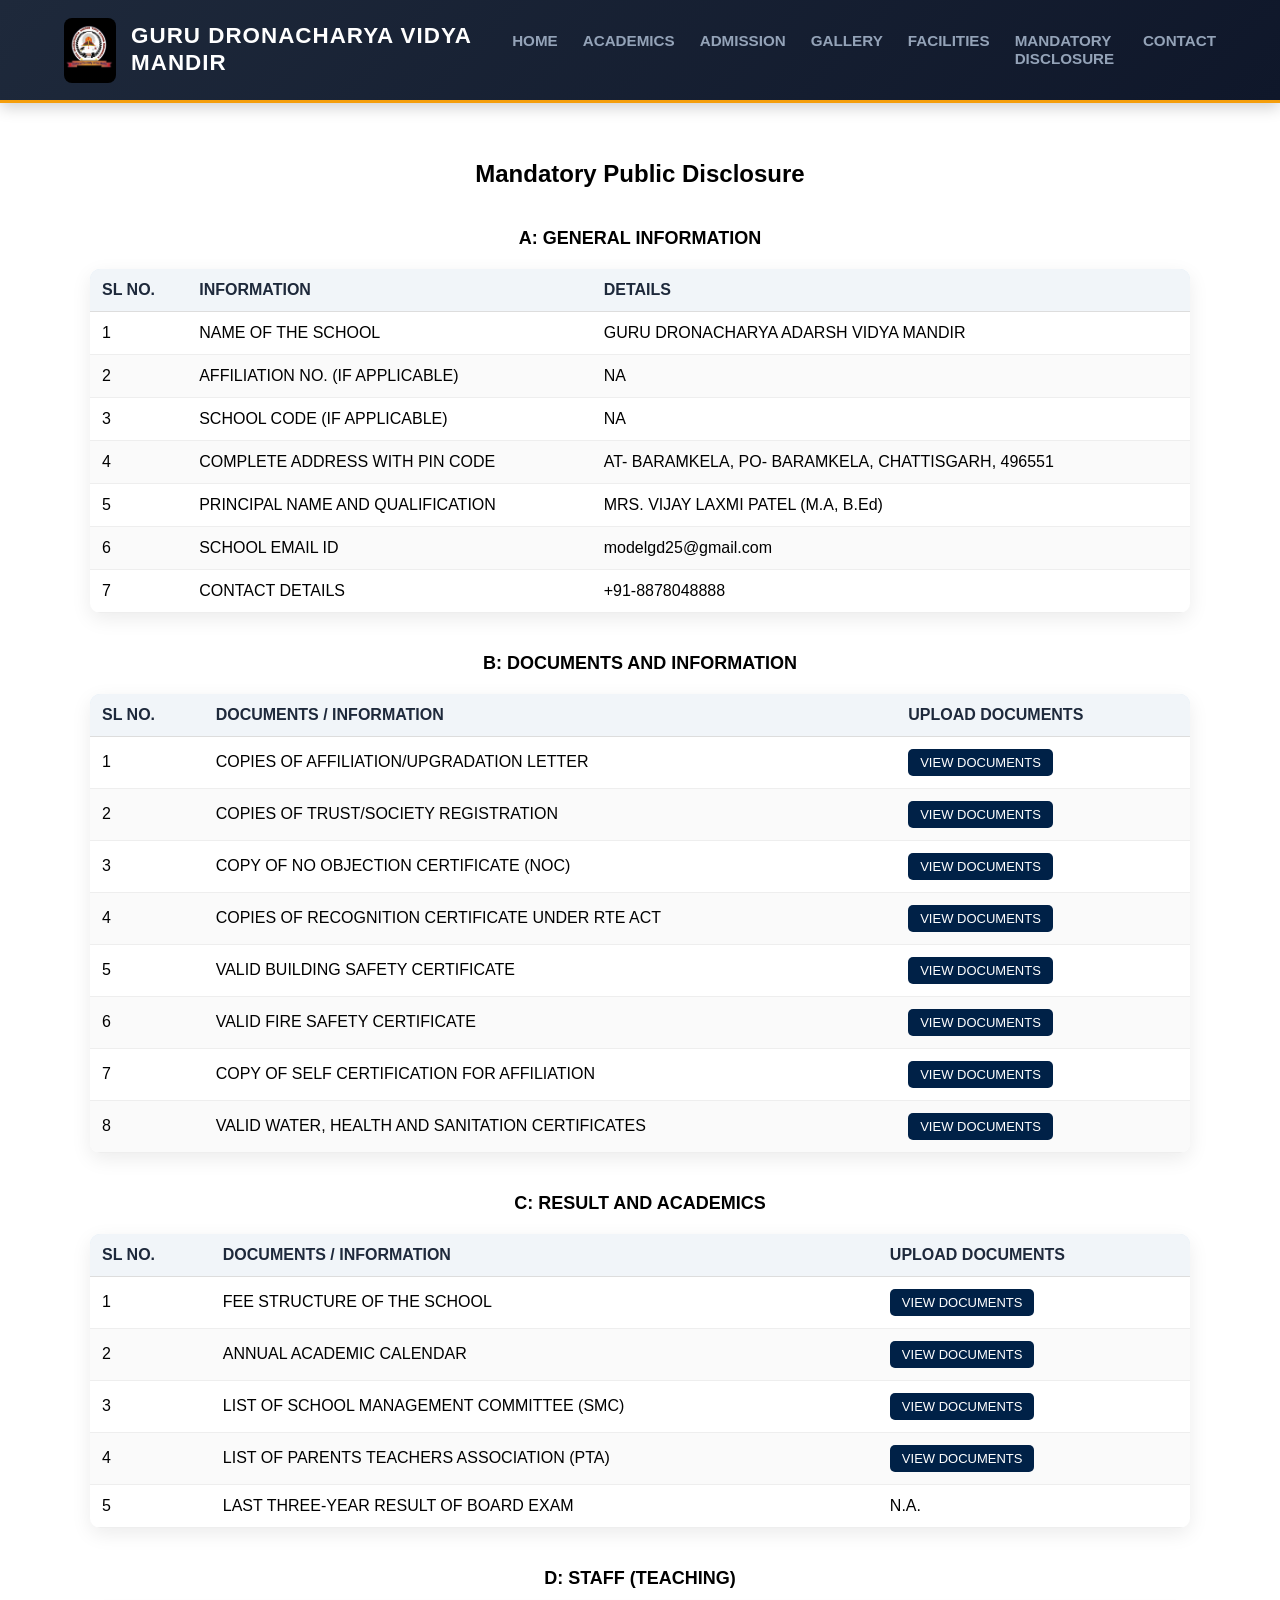
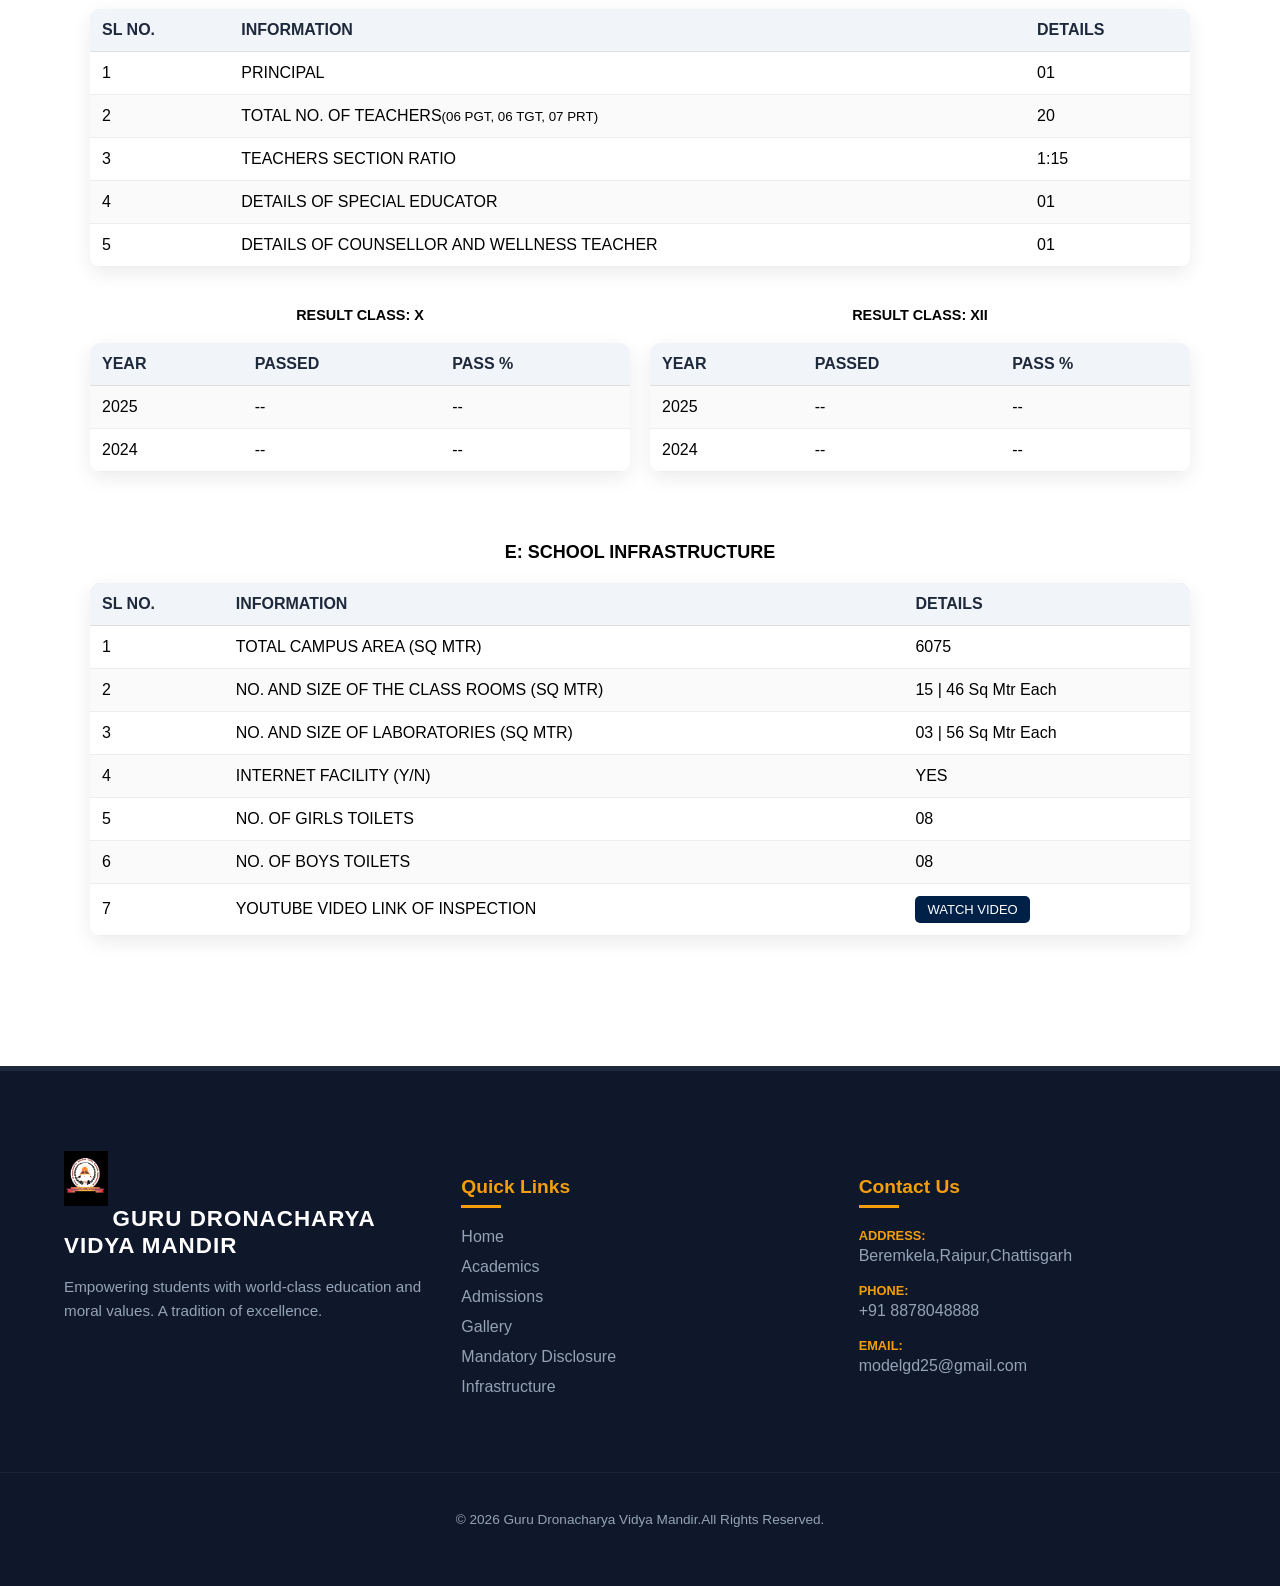
<file: mandatory.html>
<!DOCTYPE html>
<html lang="en">
<head>
    <meta charset="UTF-8">
    <title>Mandatory Disclosure | SARAS</title>
    <link rel="stylesheet" href="style.css">
</head>
<body>
    <div id="header-placeholder"></div>

    <section class="container disclosure">
        <h1>Mandatory Public Disclosure</h1>
        
<div class="table-container">
       <table class="disclosure-table">


        <h3 class="disclosure-header">A: GENERAL INFORMATION</h3> 


        <thead>
            <tr>
                <th>SL NO.</th>
                <th>INFORMATION</th>
                <th>DETAILS</th>
            </tr>
        </thead>

        <tbody>
            <tr><td>1</td><td>NAME OF THE SCHOOL</td><td>GURU DRONACHARYA ADARSH VIDYA MANDIR</td></tr>
            <tr><td>2</td><td>AFFILIATION NO. (IF APPLICABLE)</td><td>NA</td></tr>
            <tr><td>3</td><td>SCHOOL CODE (IF APPLICABLE)</td><td>NA</td></tr>
            <tr><td>4</td><td>COMPLETE ADDRESS WITH PIN CODE</td><td>AT- BARAMKELA, PO- BARAMKELA, CHATTISGARH, 496551</td></tr>
            <tr><td>5</td><td>PRINCIPAL NAME AND QUALIFICATION</td><td>MRS. VIJAY LAXMI PATEL (M.A, B.Ed)</td></tr>
            <tr><td>6</td><td>SCHOOL EMAIL ID</td><td>modelgd25@gmail.com</td></tr>
            <tr><td>7</td><td>CONTACT DETAILS</td><td>+91-8878048888</td></tr>
        </tbody>

    </table>
</div>
        <h3 class="disclosure-header">B: DOCUMENTS AND INFORMATION</h3>
            <table class="disclosure-table">
                <thead>
                    <tr><th>SL NO.</th><th>DOCUMENTS / INFORMATION</th><th>UPLOAD DOCUMENTS</th></tr>
                </thead>
                <tbody>
                    <tr><td>1</td><td>COPIES OF AFFILIATION/UPGRADATION LETTER</td><td><a href="images/pdfs/affiliation.pdf" target="_blank" class="doc-btn">VIEW DOCUMENTS</a></td></tr>
                    <tr><td>2</td><td>COPIES OF TRUST/SOCIETY REGISTRATION</td><td><a href="image/TRUST." target="_blank" class="doc-btn">VIEW DOCUMENTS</a></td></tr>
                    <tr><td>3</td><td>COPY OF NO OBJECTION CERTIFICATE (NOC)</td><td><a href="image/COR." target="_blank" class="doc-btn">VIEW DOCUMENTS</a></td></tr>
                    <tr><td>4</td><td>COPIES OF RECOGNITION CERTIFICATE UNDER RTE ACT</td><td><a href="image/COR." target="_blank" class="doc-btn">VIEW DOCUMENTS</a></td></tr>
                    <tr><td>5</td><td>VALID BUILDING SAFETY CERTIFICATE</td><td><a href="image/BUILDING." target="_blank" class="doc-btn">VIEW DOCUMENTS</a></td></tr>
                    <tr><td>6</td><td>VALID FIRE SAFETY CERTIFICATE</td><td><a href="image/FIRE." target="_blank" class="doc-btn">VIEW DOCUMENTS</a></td></tr>
                    <tr><td>7</td><td>COPY OF SELF CERTIFICATION FOR AFFILIATION</td><td><a href="image/SELF." target="_blank" class="doc-btn">VIEW DOCUMENTS</a></td></tr>
                    <tr><td>8</td><td>VALID WATER, HEALTH AND SANITATION CERTIFICATES</td><td><a href="image/WATER." target="_blank" class="doc-btn">VIEW DOCUMENTS</a></td></tr>
                  
                </tbody>
            </table>

            <h3 class="disclosure-header">C: RESULT AND ACADEMICS</h3>
            <table class="disclosure-table">
                <thead>
                    <tr><th>SL NO.</th><th>DOCUMENTS / INFORMATION</th><th>UPLOAD DOCUMENTS</th></tr>
                </thead>
                <tbody>
                    <tr><td>1</td><td>FEE STRUCTURE OF THE SCHOOL</td><td><a href="image/GDAVM-FEE.pdf" class="doc-btn">VIEW DOCUMENTS</a></td></tr>
                    <tr><td>2</td><td>ANNUAL ACADEMIC CALENDAR</td><td><a href="image/GDAVM-CAL.pdf" class="doc-btn">VIEW DOCUMENTS</a></td></tr>
                    <tr><td>3</td><td>LIST OF SCHOOL MANAGEMENT COMMITTEE (SMC)</td><td><a href="image/GDAVM-SMC.pdf" class="doc-btn">VIEW DOCUMENTS</a></td></tr>
                    <tr><td>4</td><td>LIST OF PARENTS TEACHERS ASSOCIATION (PTA)</td><td><a href="image/GDAVM-PTA.pdf" class="doc-btn">VIEW DOCUMENTS</a></td></tr>
                    <tr><td>5</td><td>LAST THREE-YEAR RESULT OF BOARD EXAM</td><td>N.A.</td></tr>
                </tbody>
            </table>

            <h3 class="disclosure-header">D: STAFF (TEACHING)</h3>
            <table class="disclosure-table">
                <thead>
                    <tr><th>SL NO.</th><th>INFORMATION</th><th>DETAILS</th></tr>
                </thead>
                <tbody>
                    <tr><td>1</td><td>PRINCIPAL</td><td>01</td></tr>
                    <tr><td>2</td><td>TOTAL NO. OF TEACHERS<small>(06 PGT, 06 TGT, 07 PRT)</small></td><td>20</td></tr>
                    <tr><td>3</td><td>TEACHERS SECTION RATIO</td><td>1:15</td></tr>
                    <tr><td>4</td><td>DETAILS OF SPECIAL EDUCATOR</td><td>01</td></tr>
                    <tr><td>5</td><td>DETAILS OF COUNSELLOR AND WELLNESS TEACHER</td><td>01</td></tr>
                </tbody>
            </table>

            <div class="result-grid">
                <div>
                    <h3 class="disclosure-header" style="font-size: 0.9rem; margin-top: 10px;">RESULT CLASS: X</h3>
                    <table class="disclosure-table">
                        <tr><th>YEAR</th><th>PASSED</th><th>PASS %</th></tr>
                        <tr><td>2025</td><td>--</td><td>--</td></tr>
                        <tr><td>2024</td><td>--</td><td>--</td></tr>
                    </table>
                </div>
                <div>
                    <h3 class="disclosure-header" style="font-size: 0.9rem; margin-top: 10px;">RESULT CLASS: XII</h3>
                    <table class="disclosure-table">
                        <tr><th>YEAR</th><th>PASSED</th><th>PASS %</th></tr>
                        <tr><td>2025</td><td>--</td><td>--</td></tr>
                        <tr><td>2024</td><td>--</td><td>--</td></tr>
                    </table>
                </div>
            </div>

            <h3 class="disclosure-header">E: SCHOOL INFRASTRUCTURE</h3>
            <table class="disclosure-table">
                <thead>
                    <tr><th>SL NO.</th><th>INFORMATION</th><th>DETAILS</th></tr>
                </thead>
                <tbody>
                    <tr><td>1</td><td>TOTAL CAMPUS AREA (SQ MTR)</td><td>6075</td></tr>
                    <tr><td>2</td><td>NO. AND SIZE OF THE CLASS ROOMS (SQ MTR)</td><td>15 | 46 Sq Mtr Each</td></tr>
                    <tr><td>3</td><td>NO. AND SIZE OF LABORATORIES (SQ MTR)</td><td>03 | 56 Sq Mtr Each</td></tr>
                    <tr><td>4</td><td>INTERNET FACILITY (Y/N)</td><td>YES</td></tr>
                    <tr><td>5</td><td>NO. OF GIRLS TOILETS</td><td>08</td></tr>
                    <tr><td>6</td><td>NO. OF BOYS TOILETS</td><td>08</td></tr>
                    <tr><td>7</td><td>YOUTUBE VIDEO LINK OF INSPECTION</td><td><a href="#" class="doc-btn">WATCH VIDEO</a></td></tr>
                </tbody>
       
        </table>
    </section>

    <div id="footer-placeholder"></div>
    <script src="script.js"></script>
</body>
</html>
</file>
<file: style.css>
/* /* --- 1. GLOBAL RESET & VARIABLES --- */
:root {
    --primary: #1e293b;       /* Deep Navy */
    --secondary: #0f172a;     /* Darker Navy */
    --accent: #f59e0b;        /* Gold/Amber */
    --text-light: #f8fafc;
    --text-dim: #94a3b8;
    --header-height: 100px;
}

body {
    margin: 0;
    padding-top: var(--header-height); /* Prevents content from hiding under header */
    font-family: 'Inter', sans-serif;
}

/* --- 2. HEADER / NAVBAR STYLES --- */
.navbar {
    position: fixed;
    top: 0;
    left: 0;
    width: 100%;
    height: var(--header-height);
    background: linear-gradient(135deg, var(--primary) 0%, var(--secondary) 100%);
    display: flex;
    align-items: center;
    z-index: 1000;
    box-shadow: 0 4px 15px rgba(0,0,0,0.2);
    border-bottom: 3px solid var(--accent);
}

.nav-container {
    width: 90%;
    max-width: 1200px;
    margin: 0 auto;
    display: flex;
    justify-content: space-between;
    align-items: center;
}

/* Logo & School Name */
.logo-area {
    display: flex;
    align-items: center;
    gap: 15px;
}

.school-logo {
    height: 65px;
    width: auto;
    border-radius: 8px;
}

.logo-text {
    display: flex;
    flex-direction: column;
}

.school-name {
    color: #ffffff;
    font-size: 1.4rem;
    font-weight: 900;
    letter-spacing: 1px;
    line-height: 1.2;
}

.school-tagline {
    color: var(--accent);
    font-size: 0.75rem;
    font-weight: 600;
    text-transform: uppercase;
    letter-spacing: 0.5px;
}

/* Navigation Links */
.nav-links {
    display: flex;
    list-style: none;
    gap: 25px;
    margin: 0;
    padding: 0;
}

.nav-links a {
    text-decoration: none;
    color: var(--text-dim);
    font-weight: 700;
    font-size: 0.95rem;
    transition: all 0.3s ease;
    text-transform: uppercase;
}

.nav-links a:hover {
    color: var(--accent);
}

/* --- 3. FOOTER STYLES --- */
.main-footer {
    background: var(--secondary);
    color: var(--text-dim);
    padding: 80px 0 20px 0;
    margin-top: 60px;
    border-top: 5px solid var(--primary);
}

.footer-grid {
    width: 90%;
    max-width: 1200px;
    margin: 0 auto;
    display: grid;
    grid-template-columns: 1.5fr 1fr 1fr; /* Three distinct columns */
    gap: 60px;
}

.footer-col h4 {
    color: #ffffff;
    font-size: 1.2rem;
    margin-bottom: 25px;
    position: relative;
    padding-bottom: 10px;
}

/* Gold line under footer headings */
.footer-col h4::after {
    content: '';
    position: absolute;
    bottom: 0;
    left: 0;
    width: 40px;
    height: 3px;
    background: var(--accent);
}

.footer-col p {
    line-height: 1.6;
    font-size: 0.95rem;
}

.footer-col ul {
    list-style: none;
    padding: 0;
}

.footer-col ul li {
    margin-bottom: 12px;
}

.footer-col ul li a {
    color: var(--text-dim);
    text-decoration: none;
    transition: 0.3s;
}

.footer-col ul li a:hover {
    color: var(--accent);
    padding-left: 5px;
}

.footer-logo {
    height: 55px;
    margin-bottom: 20px;
    filter: brightness(1.2);
}

.contact-item {
    margin-bottom: 18px;
}

.contact-item strong {
    color: var(--accent);
    display: block;
    font-size: 0.8rem;
    text-transform: uppercase;
    margin-bottom: 4px;
}

.footer-bottom {
    text-align: center;
    margin-top: 60px;
    padding: 25px 0;
    border-top: 1px solid rgba(255,255,255,0.05);
    font-size: 0.85rem;
}

/* --- 4. RESPONSIVE DESIGN --- */
@media (max-width: 992px) {
    .footer-grid {
        grid-template-columns: 1fr; /* Stack footer columns on mobile */
        text-align: center;
        gap: 40px;
    }

    .footer-col h4::after {
        left: 50%;
        transform: translateX(-50%);
    }

    .nav-links {
        display: none; /* Hide nav links on mobile (add a burger menu later) */
    }

    .school-name {
        font-size: 1.1rem;
    }
}
/* Hero */
.hero { height: 70vh; background: linear-gradient(rgba(15,23,42,0.7), rgba(15,23,42,0.7)), url('hero-bg.jpg') center/cover; display: flex; align-items: center; justify-content: center; color: white; text-align: center; }
.hero h1 { font-size: 3.5rem; margin-bottom: 20px; }

/* Tables */
.disclosure-table { width: 100%; border-collapse: collapse; margin-top: 20px; background: white; border-radius: 12px; overflow: hidden; box-shadow: 0 10px 25px rgba(0,0,0,0.05); }
.disclosure-table th, .disclosure-table td { padding: 18px; text-align: left; border-bottom: 1px solid #e2e8f0; }
.disclosure-table th { background: #f1f5f9; color: var(--primary); }

/* Buttons */
.btn-view { background: var(--accent); color: white; padding: 8px 16px; border-radius: 6px; text-decoration: none; font-size: 0.85rem; }
.btn-primary { background: var(--accent); color: white; padding: 15px 30px; border-radius: 8px; text-decoration: none; font-weight: bold; }

Footer */
footer { background: var(--primary); color: white; padding: 60px 5%; margin-top: 40px; }
.footer-grid { display: grid; grid-template-columns: repeat(auto-fit, minmax(250px, 1fr)); gap: 40px; }
.footer-grid h4 { margin-bottom: 20px; color: var(--accent); }
/* --- Extra Modern Page Styles ---

/* Text Eyebrow (Above headings) */
.eyebrow { font-size: 0.8rem; font-weight: bold; color: var(--accent); text-transform: uppercase; letter-spacing: 2px; margin-bottom: 5px; display: block; }
.page-title-section { text-align: center; padding-bottom: 60px; }

/* 1. Gallery Grid (Filterable) */
.gallery-filters { display: flex; justify-content: center; gap: 10px; margin-bottom: 40px; }
.filter-btn { background: var(--white); border: 1px solid #e2e8f0; color: var(--primary); padding: 10px 20px; border-radius: 50px; cursor: pointer; font-weight: 600; transition: all 0.3s; }
.filter-btn.active, .filter-btn:hover { background: var(--accent); color: white; border-color: var(--accent); box-shadow: 0 4px 15px rgba(59, 130, 246, 0.3); }

.gallery-grid { display: grid; grid-template-columns: repeat(auto-fit, minmax(300px, 1fr)); gap: 15px; }
.gallery-item { position: relative; overflow: hidden; border-radius: 12px; height: 250px; opacity: 1; transition: opacity 0.4s ease; }
.gallery-item img { width: 100%; height: 100%; object-fit: cover; transition: transform 0.4s ease; }
.gallery-item:hover img { transform: scale(1.05); }

.gallery-item.hide { display: none; opacity: 0; }
.gallery-item .overlay { position: absolute; bottom: 0; left: 0; width: 100%; padding: 20px; background: linear-gradient(to top, rgba(0,0,0,0.8), transparent); color: white; display: flex; align-items: flex-end; }
.gallery-item .overlay span { font-size: 1.1rem; font-weight: 600; }

/* 2. Facilities (Vertical Stack) */
.facility-section { display: flex; align-items: center; position: relative; margin-bottom: 100px; }
.facility-image { width: 50%; height: 80vh; background-size: cover; background-position: center; filter: brightness(0.9); }
.facility-text { position: absolute; left: 5%; width: 50%; background: var(--white); padding: 50px; border-radius: 16px; box-shadow: 0 20px 50px rgba(0,0,0,0.1); border-left: 5px solid var(--accent); }
.facility-text h3 { color: var(--primary); font-size: 2rem; margin-bottom: 15px; }

/* Right Align Odd Sections */
.facility-section.even { justify-content: flex-end; }
.facility-section.even .facility-text { left: auto; right: 5%; border-left: none; border-right: 5px solid var(--accent); }

/* 3. Contact Us (Dual Plane) */
.contact-page { padding-bottom: 100px; }
.contact-grid { display: grid; grid-template-columns: 1fr 1.5fr; gap: 50px; align-items: center; }
.contact-info-panel .description { margin: 20px 0 40px; }
.info-block { margin-bottom: 25px; }
.info-block h4 { color: var(--primary); }

.contact-form-panel { background: var(--white); padding: 40px; border-radius: 20px; box-shadow: 0 10px 40px rgba(0,0,0,0.05); }
.input-group { margin-bottom: 20px; }
.input-group label { display: block; font-weight: bold; margin-bottom: 8px; font-size: 0.85rem; }
.input-group input, .input-group select, .input-group textarea { width: 100%; padding: 15px; border: 1px solid #e2e8f0; border-radius: 8px; font-family: inherit; font-size: 1rem; }
.input-group input:focus, .input-group textarea:focus { outline: none; border-color: var(--accent); }
.form-submit { width: 100%; border: none; cursor: pointer; }

/* Responsive Adjustments for new pages */
@media (max-width: 900px) {
    .facility-section { flex-direction: column; margin-bottom: 50px; height: auto; }
    .facility-image { width: 100%; height: 300px; }
    .facility-text { position: static; width: 100%; border-radius: 0; box-shadow: none; border-left: none; padding: 30px 5%; border-bottom: 5px solid var(--accent); }
    .facility-section.even .facility-text { border-right: none; }
    .contact-grid { grid-template-columns: 1fr; }
}
/* --- High-End Home Page Enhancements --- */

/* Gradient Text */
.text-gradient {
    background: linear-gradient(90deg, #3b82f6, #60a5fa);
    -webkit-background-clip: text;
    -webkit-text-fill-color: transparent;
}

/* Hero Premium */
.hero-premium {
    height: 90vh;
    background: linear-gradient(rgba(15,23,42,0.8), rgba(15,23,42,0.5)), url('https://images.unsplash.com/photo-1523050854058-8df90110c9f1?q=80&w=1200');
    background-size: cover;
    background-position: center;
    background-attachment: fixed; /* Parallax Effect */
    display: flex;
    align-items: center;
    padding: 0 10%;
}

.hero-overlay h1 { font-size: 4.5rem; color: white; line-height: 1.1; margin: 20px 0; font-weight: 800; }
.hero-overlay .badge { background: var(--accent); color: white; padding: 5px 15px; border-radius: 20px; font-size: 0.8rem; font-weight: bold; }

.hero-btns { display: flex; gap: 20px; margin-top: 30px; }
.btn-outline { border: 2px solid white; color: white; padding: 15px 30px; border-radius: 8px; text-decoration: none; font-weight: bold; transition: 0.3s; }
.btn-outline:hover { background: white; color: var(--primary); }

/* Floating Button */
.floating-apply {
    position: fixed;
    right: -50px;
    top: 50%;
    transform: rotate(-90deg);
    background: #ef4444;
    color: white;
    padding: 15px 25px;
    text-decoration: none;
    font-weight: bold;
    z-index: 2000;
    border-radius: 8px 8px 0 0;
    box-shadow: -5px 0 15px rgba(0,0,0,0.2);
}

/* Stats Bar */
.stats-bar {
    display: flex;
    justify-content: space-around;
    background: var(--white);
    padding: 50px 10%;
    margin-top: -60px;
    z-index: 10;
    position: relative;
    border-radius: 15px;
    box-shadow: 0 20px 40px rgba(0,0,0,0.1);
    width: 80%;
    margin-left: auto;
    margin-right: auto;
}
.stat-item { text-align: center; }
.stat-item h2 { font-size: 2.5rem; color: var(--accent); }

/* Principal Section */
.principal-section { display: grid; grid-template-columns: 1fr 1fr; gap: 80px; align-items: center; }
.p-image-box { position: relative; }
.p-image-box img { width: 100%; border-radius: 30px; }
.p-experience-card {
    position: absolute; bottom: 20px; right: -20px;
    background: var(--primary); color: white;
    padding: 20px; border-radius: 15px; font-weight: bold;
}

/* Feature Cards (Glassmorphism) */
.bg-dark { background: var(--primary); padding: 100px 0; }
.feature-grid-premium { display: grid; grid-template-columns: repeat(3, 1fr); gap: 30px; margin-top: 50px; }
.f-card {
    background: rgba(255,255,255,0.05);
    padding: 40px; border-radius: 20px; border: 1px solid rgba(255,255,255,0.1);
    color: white; transition: 0.4s;
}
.f-card:hover { background: var(--accent); transform: translateY(-10px); }
.f-card .icon { font-size: 3rem; margin-bottom: 20px; }

/* News Cards */
.news-grid { display: grid; grid-template-columns: 1fr 1fr; gap: 30px; margin-top: 30px; }
.news-card { background: white; padding: 30px; border-radius: 15px; border-left: 5px solid var(--accent); }
.news-card .date { font-weight: bold; color: var(--accent); margin-bottom: 10px; }

/* Responsive */
@media (max-width: 768px) {
    .hero-overlay h1 { font-size: 2.5rem; }
    .principal-section, .feature-grid-premium, .news-grid { grid-template-columns: 1fr; }
    .stats-bar { flex-wrap: wrap; gap: 20px; }
}
/* --- Facilities Size & Shape Adjustment --- */

.facilities-page {
    padding-top: 100px;
    background-color: #f8fafc; /* Subtle background for contrast */
}

.page-title-section {
    padding: 100px 0 60px;
    text-align: center;
}

/* 1. Main Row Container - Symmetrical Layout */
.facility-row {
    display: flex;
    flex-wrap: wrap; 
    align-items: center; /* Vertically center content */
    justify-content: center; /* Horizontally center contents */
    width: 90%;
    max-width: 1200px;
    margin: 0 auto 50px auto; /* Centered with bottom spacing */
    background: #ffffff;
    border-radius: 20px;
    overflow: hidden; /* Important for border-radius on children */
    box-shadow: 0 10px 30px rgba(0,0,0,0.03);
    border: 1px solid #eee;
}

/* Reversing logic for Z-Pattern */
.facility-row.reverse {
    flex-direction: row-reverse;
}

/* 2. Image: NEW Size & Shape */
.facility-image {
    flex: 0 0 40%; /* Decreased width to 40% */
    height: 350px; /* Fixed height for consistency */
    background-size: cover;
    background-position: center;
    background-repeat: no-repeat;
    
    /* NEW Shape: Rounded andInset */
    margin: 20px; /* Spacing around the image inside the card */
    border-radius: 16px; /* Rounded corners for the image itself */
    box-shadow: 0 10px 20px rgba(0,0,0,0.05); /* Soft drop shadow */
}

/* 3. Content: NEW Size and Spacing */
.facility-content {
    flex: 0 0 60%; /* Increased width to 60% */
    display: flex;
    justify-content: center; /* Horizontally center text buffer */
    padding: 40px;
}

/* Inner Buffer to control line length */
.content-buffer {
    max-width: 480px;
    width: 100%;
}

/* Facility Badge (Optional, but adds style) */
.facility-badge {
    display: inline-block;
    padding: 6px 14px;
    background: rgba(99, 102, 241, 0.1);
    color: #6366f1;
    border-radius: 50px;
    font-size: 0.75rem;
    font-weight: 700;
    text-transform: uppercase;
    letter-spacing: 1px;
    margin-bottom: 12px;
}

/* Typography Polish */
.content-buffer h3 {
    font-size: 2rem; /* Balanced size */
    color: #1e293b;
    margin-bottom: 15px;
    font-weight: 800;
}

.content-buffer p {
    font-size: 1.05rem;
    line-height: 1.8;
    color: #64748b;
}

/* Responsive Alignment */
@media (max-width: 992px) {
    .facility-row {
        flex-direction: column !important; /* Stack vertically on mobile */
        width: 100%;
        border-radius: 0;
        margin: 0 0 30px 0;
    }
    
    .facility-image {
        flex: 0 0 100%;
        width: calc(100% - 40px); /* 100% minus the margin */
        height: 280px;
        margin: 20px auto 0;
    }
    
    .facility-content {
        flex: 0 0 100%;
        text-align: center;
        padding: 40px 20px;
    }

    .content-buffer h3 {
        font-size: 1.8rem;
    }
}
/* --- Admission Page Styles --- */

.admission-page {
    padding-top: 60px; /* Adjust based on navbar height */
    background: #f8fafc;
    padding-bottom: 80px;
}

.page-header {
    text-align: center;
    max-width: 1100px;
}

.page-header h1 {
    font-size: 3rem;
    color: var(--primary);
    margin-bottom: 50px;
    font-weight: 900;
}

/* Admission Process Steps */

/* --- Centering Logic --- */

/* 1. The Main Page Wrapper */
.admission-page {
    display: flex;
    flex-direction: column;
    align-items: center; /* Centers children horizontally */
    justify-content: flex-start;
    width: 100%;
    padding-top: 140px; /* Space for the fixed header */
    padding-bottom: 80px;
    background: #f8fafc;
}

/* 2. The Content Container */
.container {
    width: 90%;
    max-width: 1100px;
    margin: 0 auto; /* The "Magic" line that centers the block itself */
    text-align: center; /* Centers the text inside the block */
}

/* 3. The Grid Alignment */
.admission-grid {
    display: grid;
    grid-template-columns: repeat(auto-fit, minmax(250px, 1fr));
    gap: 30px;
    width: 100%;
    margin: 50px auto; /* Centers the grid */
    justify-content: center; /* Centers grid items if they don't fill the row */
}

/* 4. Fix for the Documents and FAQ sections */
.docs-section, .faq-section {
    margin-left: auto;
    margin-right: auto;
    text-align: left; /* Keeps text readable while the box stays centered */
    max-width: 900px;
}

.docs-grid {
    display: grid;
    grid-template-columns: 1fr 1fr;
    gap: 40px;
    justify-content: center;
}

/* 5. Center the Download Buttons */
.download-box {
    display: flex;
    justify-content: center; /* Centers buttons side-by-side */
    gap: 20px;
    margin-top: 50px;
    width: 100%;
}
/* Documents Section */
.docs-section {
    background: var(--primary);
    color: white;
    padding: 60px;
    border-radius: 30px;
    margin: 60px 0;
    text-align: left;
}

.docs-section h2 {
    color: var(--accent);
    margin-bottom: 30px;
    font-size: 2rem;
}

.docs-grid {
    display: grid;
    grid-template-columns: 1fr 1fr;
    gap: 20px;
}

.docs-grid ul {
    list-style: none;
    padding: 0;
}

.docs-grid ul li {
    margin-bottom: 15px;
    padding-left: 30px;
    position: relative;
}

.docs-grid ul li::before {
    content: '✓';
    position: absolute;
    left: 0;
    color: var(--accent);
    font-weight: bold;
}

/* FAQ Section */
.faq-section {
    margin-bottom: 60px;
    text-align: left;
}

.faq-section h2 {
    text-align: center;
    margin-bottom: 40px;
    color: var(--primary);
}

.faq-item {
    background: white;
    padding: 25px;
    border-radius: 15px;
    margin-bottom: 15px;
    border: 1px solid #e2e8f0;
}

.faq-item h4 {
    color: var(--primary);
    margin-bottom: 10px;
    font-size: 1.1rem;
}

/* Download & Buttons */
.download-box {
    display: flex;
    gap: 20px;
    justify-content: center;
    margin-top: 40px;
}

.btn-primary {
    background: var(--accent);
    color: var(--primary);
    padding: 18px 35px;
    border-radius: 50px;
    text-decoration: none;
    font-weight: 800;
    transition: 0.3s;
}

.btn-outline {
    border: 2px solid var(--primary);
    color: var(--primary);
    padding: 18px 35px;
    border-radius: 50px;
    text-decoration: none;
    font-weight: 800;
}

.btn-primary:hover {
    background: var(--primary);
    color: white;
}

/* Responsive */
@media (max-width: 768px) {
    .docs-grid { grid-template-columns: 1fr; }
    .download-box { flex-direction: column; }
    .admission-page { padding-top: 120px; }
}

/* ===== ACADEMICS PAGE ===== */

.academics-page {
    padding: 40px 0;
}

/* Page Header */
.page-header {
    text-align: center;
    margin-bottom: 40px;
}

.page-header .subtext {
    max-width: 600px;
    margin: 10px auto 0;
    color: #666;
}

/* Academics Grid */
.academics-grid {
    display: grid;
    grid-template-columns: repeat(auto-fit, minmax(250px, 1fr));
    gap: 25px;
    margin-top: 30px;
}

.academic-card {
    background: #fff;
    padding: 25px;
    border-radius: 12px;
    box-shadow: 0 5px 20px rgba(0,0,0,0.06);
    transition: 0.3s;
}

.academic-card:hover {
    transform: translateY(-5px);
}

.academic-card h3 {
    color: #002147;
    margin-bottom: 10px;
}

/* Subjects Section */
.subjects-section {
    margin-top: 60px;
}

.subjects-grid {
    display: grid;
    grid-template-columns: repeat(auto-fit, minmax(200px, 1fr));
    gap: 30px;
    margin-top: 20px;
}

.subjects-grid ul {
    list-style: none;
    padding: 0;
}

.subjects-grid li {
    padding: 8px 0;
    border-bottom: 1px solid #eee;
}

/* Teaching Section */
.teaching-section {
    margin-top: 60px;
}

.teaching-grid {
    display: grid;
    grid-template-columns: repeat(auto-fit, minmax(220px, 1fr));
    gap: 25px;
    margin-top: 20px;
}

.teach-card {
    background: #f9fafc;
    padding: 20px;
    border-radius: 10px;
    border-left: 4px solid #002147;
}

.teach-card h4 {
    margin-bottom: 8px;
    color: #002147;
}
/* ===== DISCLOSURE PAGE ===== */

.disclosure {
    padding: 40px 0;
}

/* MAIN TITLE */
.disclosure h1 {
    text-align: center;
    margin-bottom: 30px;
}

/* SECTION HEADINGS (A, B, C...) */
.disclosure-header {
    text-align: center;
    margin: 40px 0 15px;
    font-size: 18px;
    font-weight: 600;
}

/* TABLE CONTAINER (CARD LOOK FOR ALL TABLES) */
.table-container,
.disclosure-table {
    width: 100%;
    margin-bottom: 30px;
}

/* APPLY SAME STYLE TO ALL TABLES */
.info-table,
.disclosure-table {
    width: 100%;
    border-collapse: collapse;
    background: #ffffff;
    box-shadow: 0 6px 20px rgba(0,0,0,0.08);
    border-radius: 10px;
    overflow: hidden;
}

/* CAPTION (FOR PART A) */
.info-table caption {
    text-align: left;
    padding: 15px;
    font-weight: 600;
    background: #f1f5f9;
    color: #002147;
    border-bottom: 2px solid #e5e7eb;
}

/* TABLE HEADER */
.info-table thead,
.disclosure-table thead {
    background: #dceaf6;
}

.info-table th,
.disclosure-table th {
    padding: 12px;
    text-align: left;
    font-weight: 600;
    border-bottom: 1px solid #ddd;
}

/* TABLE BODY */
.info-table td,
.disclosure-table td {
    padding: 12px;
    border-bottom: 1px solid #eee;
}

/* REMOVE SIDE BORDERS */
.info-table td,
.info-table th,
.disclosure-table td,
.disclosure-table th {
    border-left: none;
    border-right: none;
}

/* ROW HOVER */
.info-table tbody tr:hover,
.disclosure-table tbody tr:hover {
    background: #f5f9ff;
}

/* ALTERNATE ROW COLOR */
.info-table tbody tr:nth-child(even),
.disclosure-table tbody tr:nth-child(even) {
    background: #fafafa;
}

/* BUTTON STYLE */
.doc-btn {
    display: inline-block;
    padding: 6px 12px;
    background: #002147;
    color: #fff;
    text-decoration: none;
    border-radius: 5px;
    font-size: 13px;
    transition: 0.3s;
}

.doc-btn:hover {
    background: #004080;
}

/* RESULT GRID (X & XII TABLES SIDE BY SIDE) */
.result-grid {
    display: grid;
    grid-template-columns: repeat(auto-fit, minmax(300px, 1fr));
    gap: 20px;
}

/* RESPONSIVE */
@media (max-width: 768px) {
    .info-table,
    .disclosure-table {
        font-size: 12px;
    }
}
</file>
